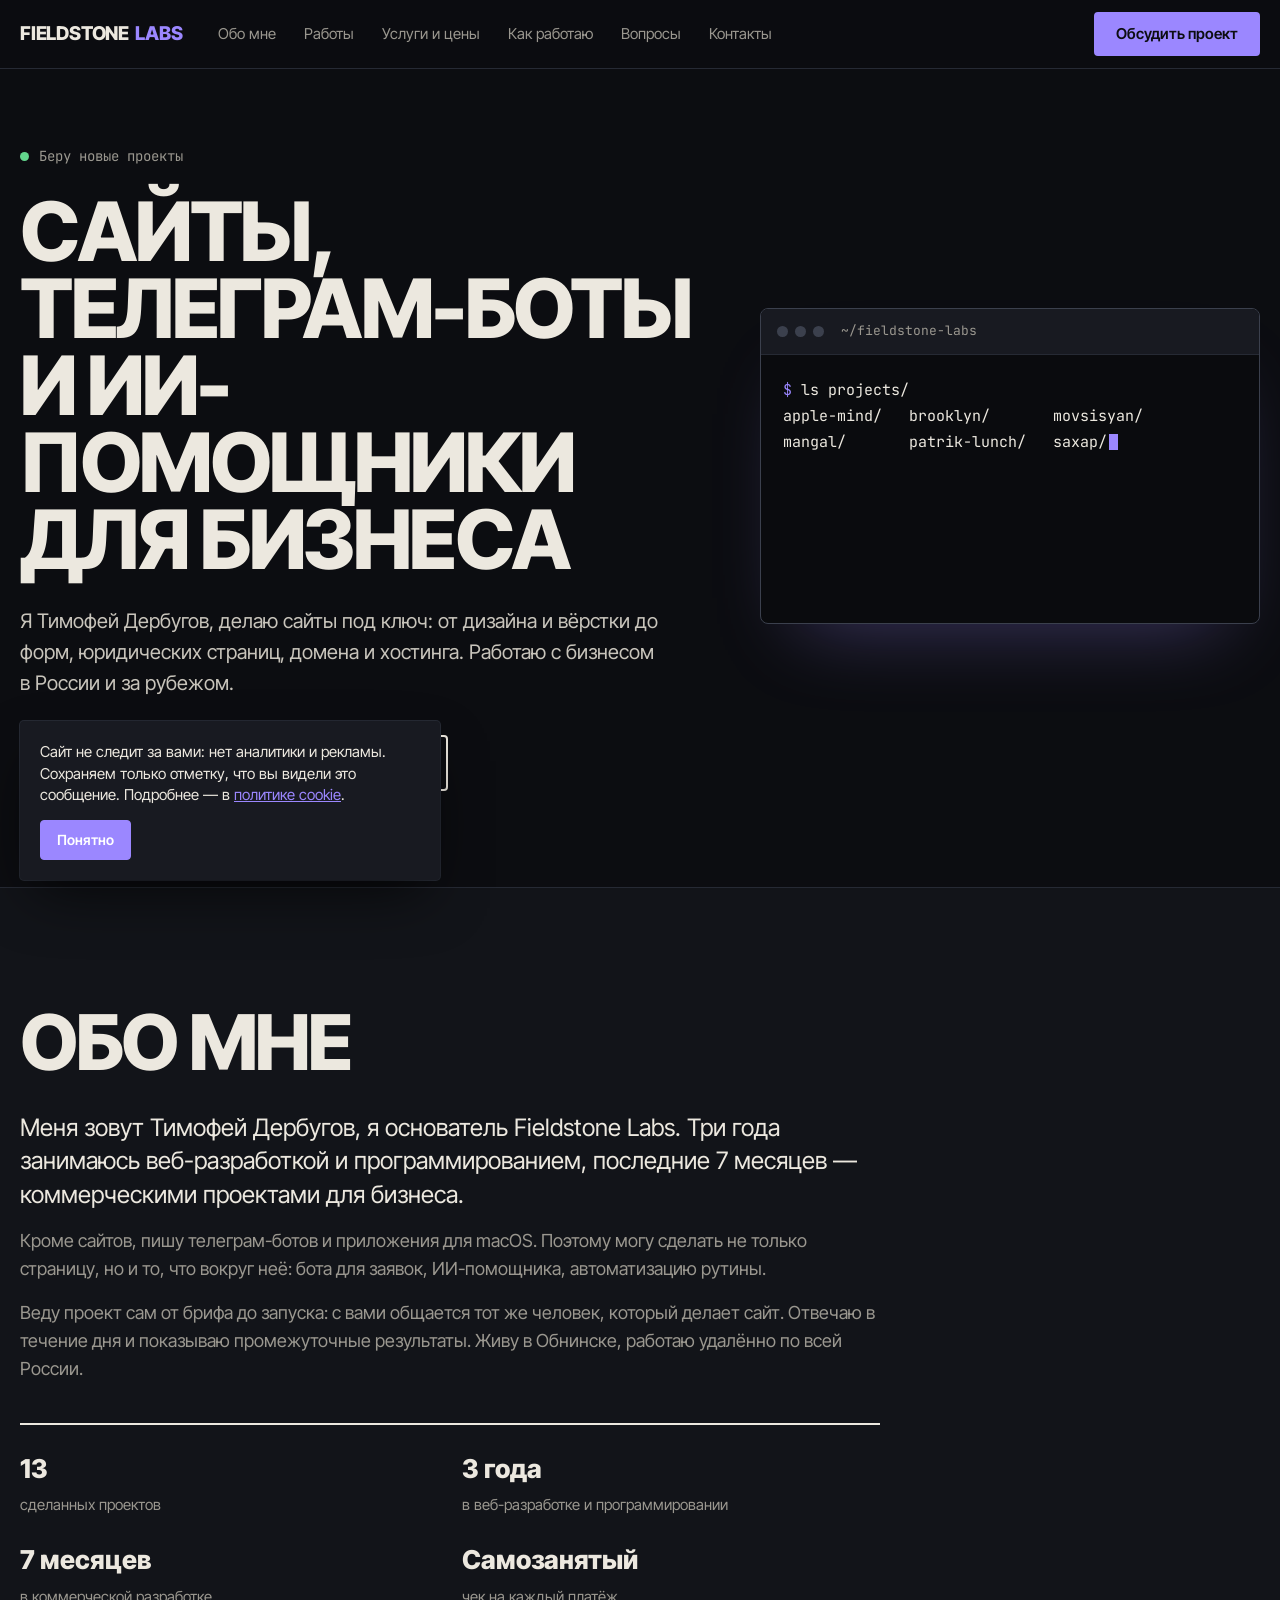
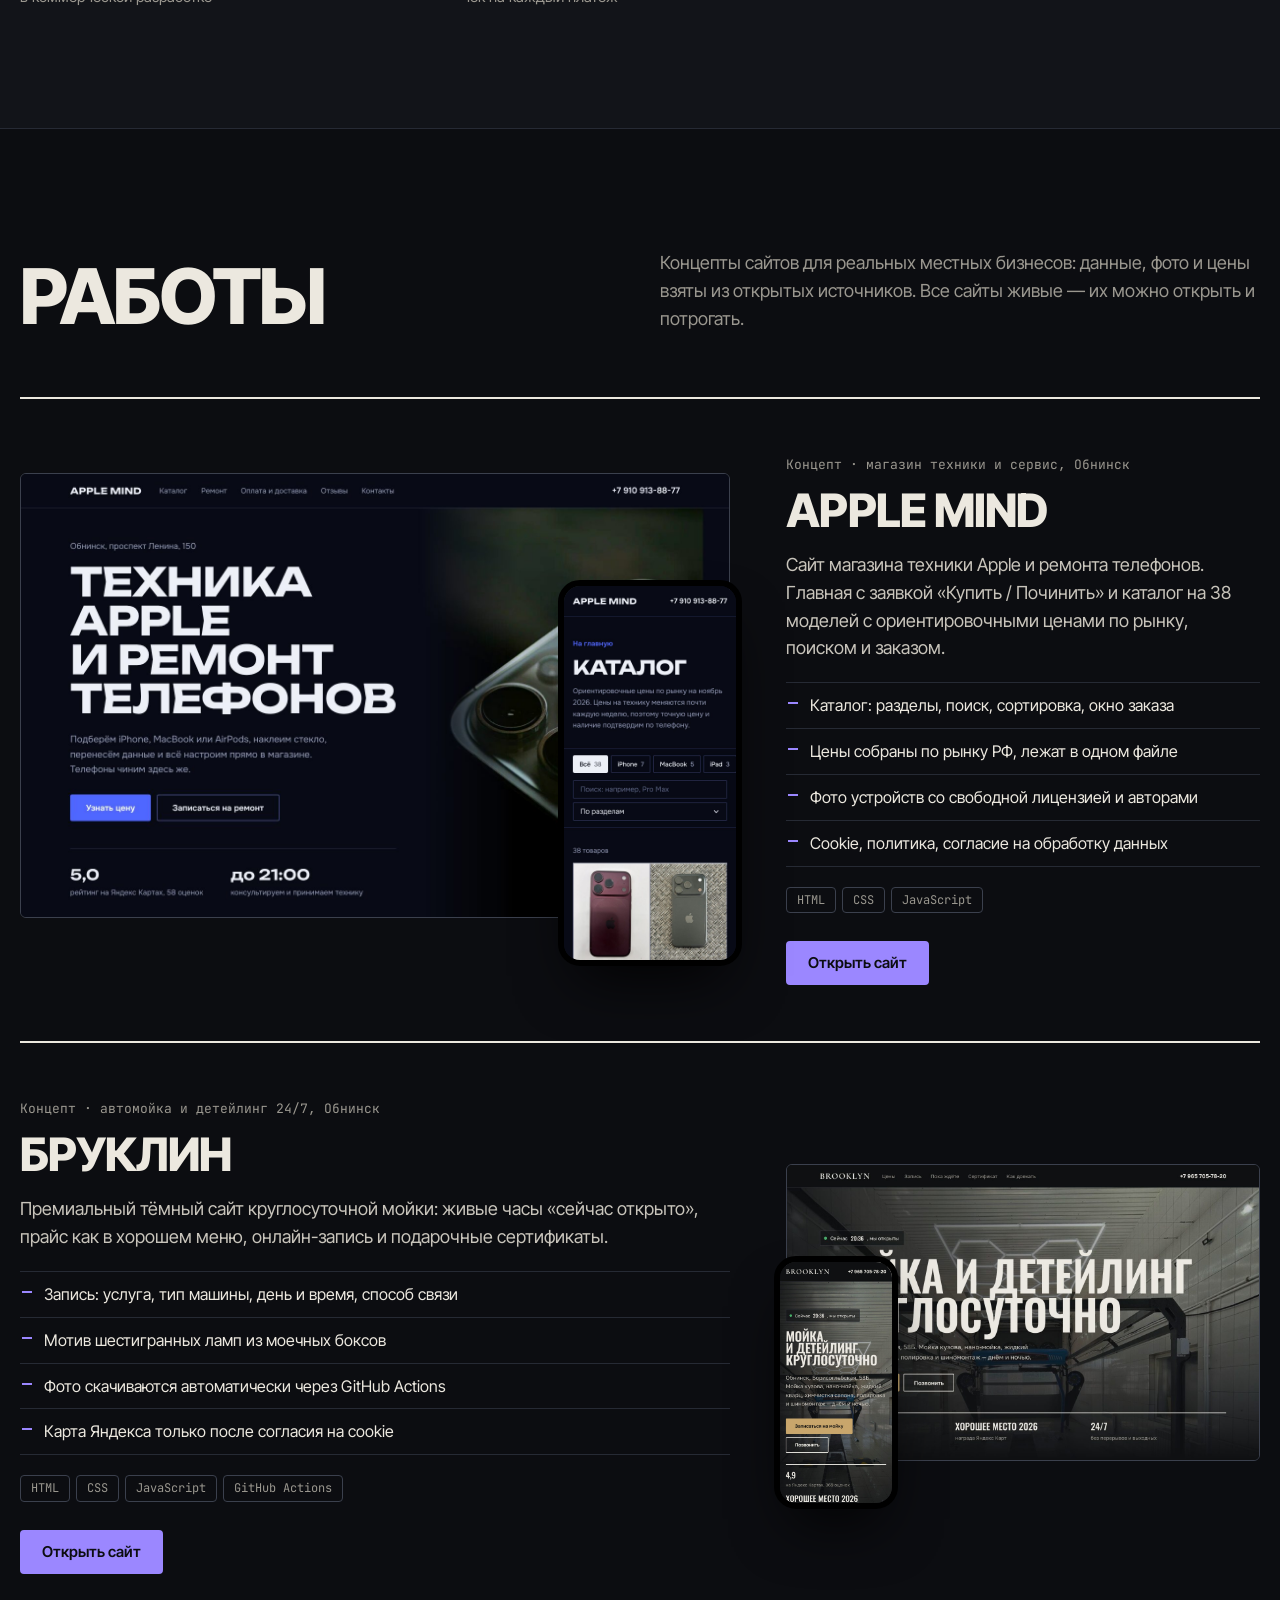
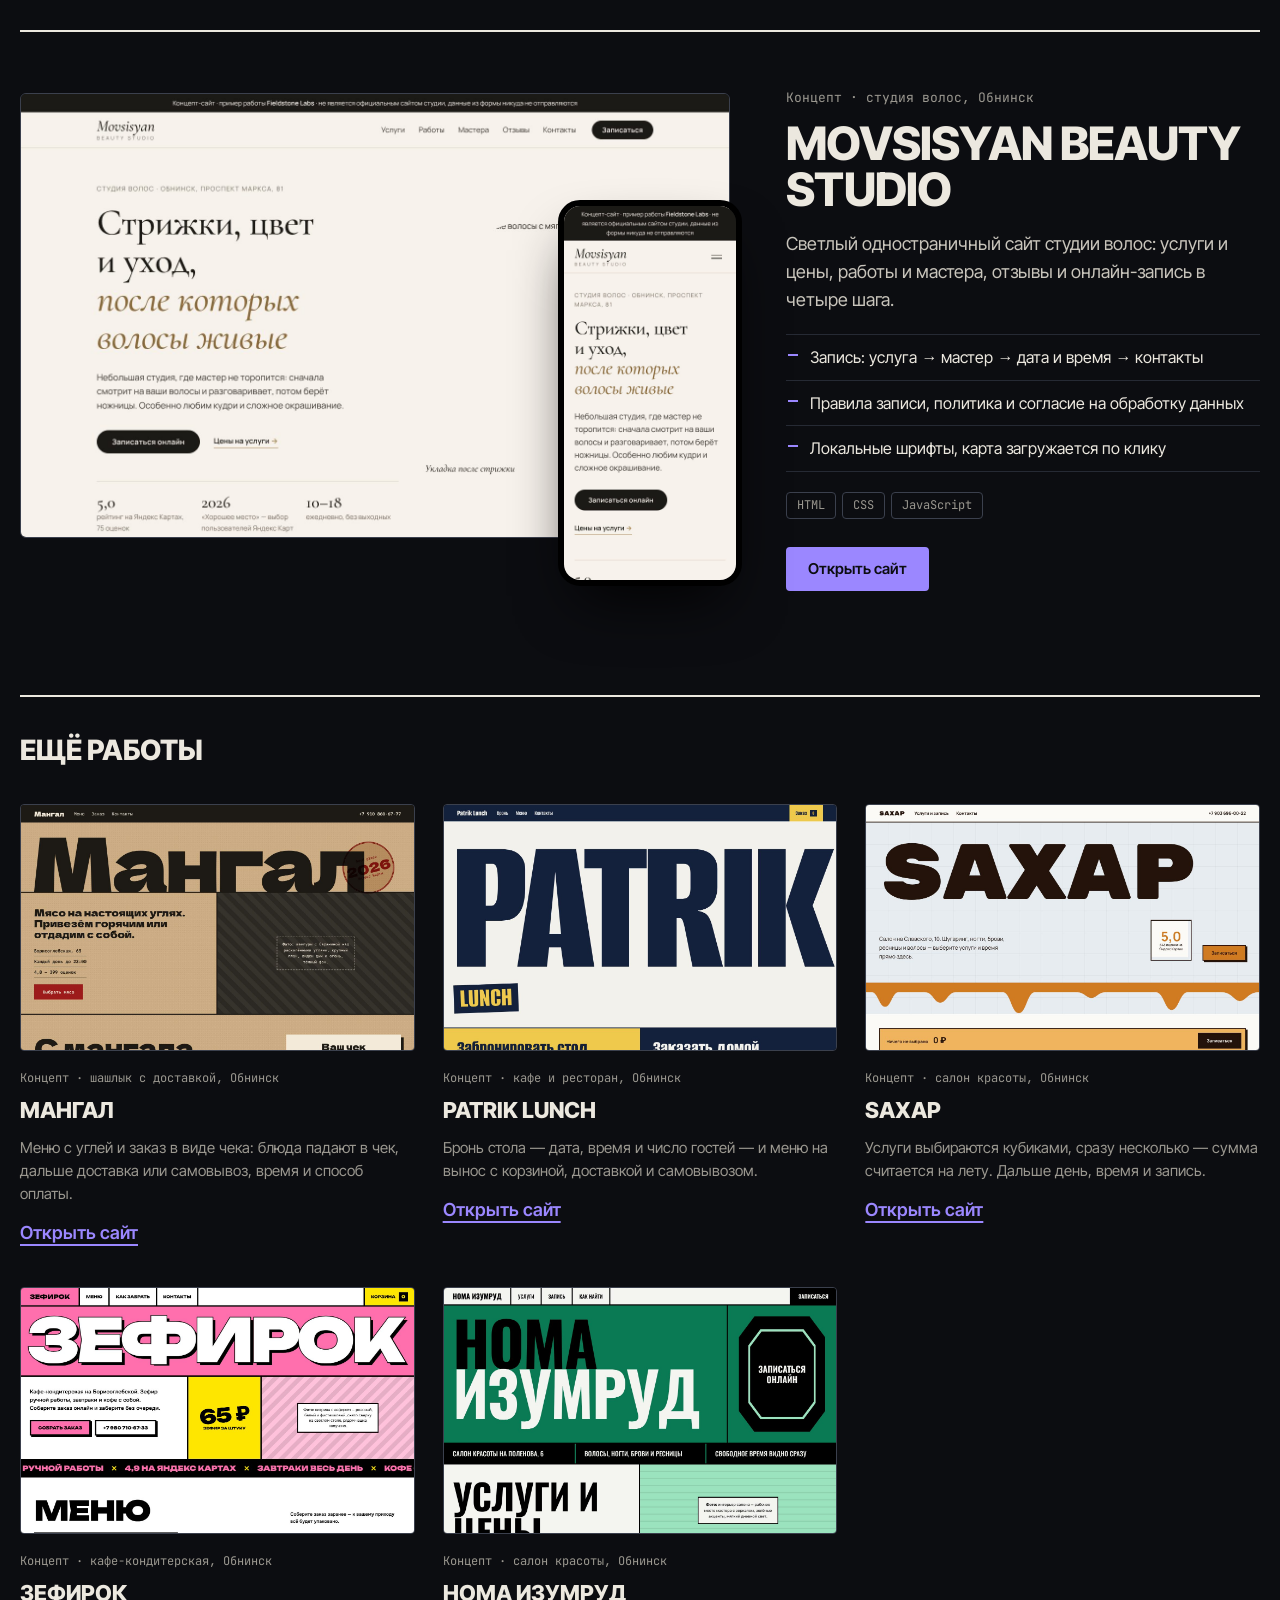
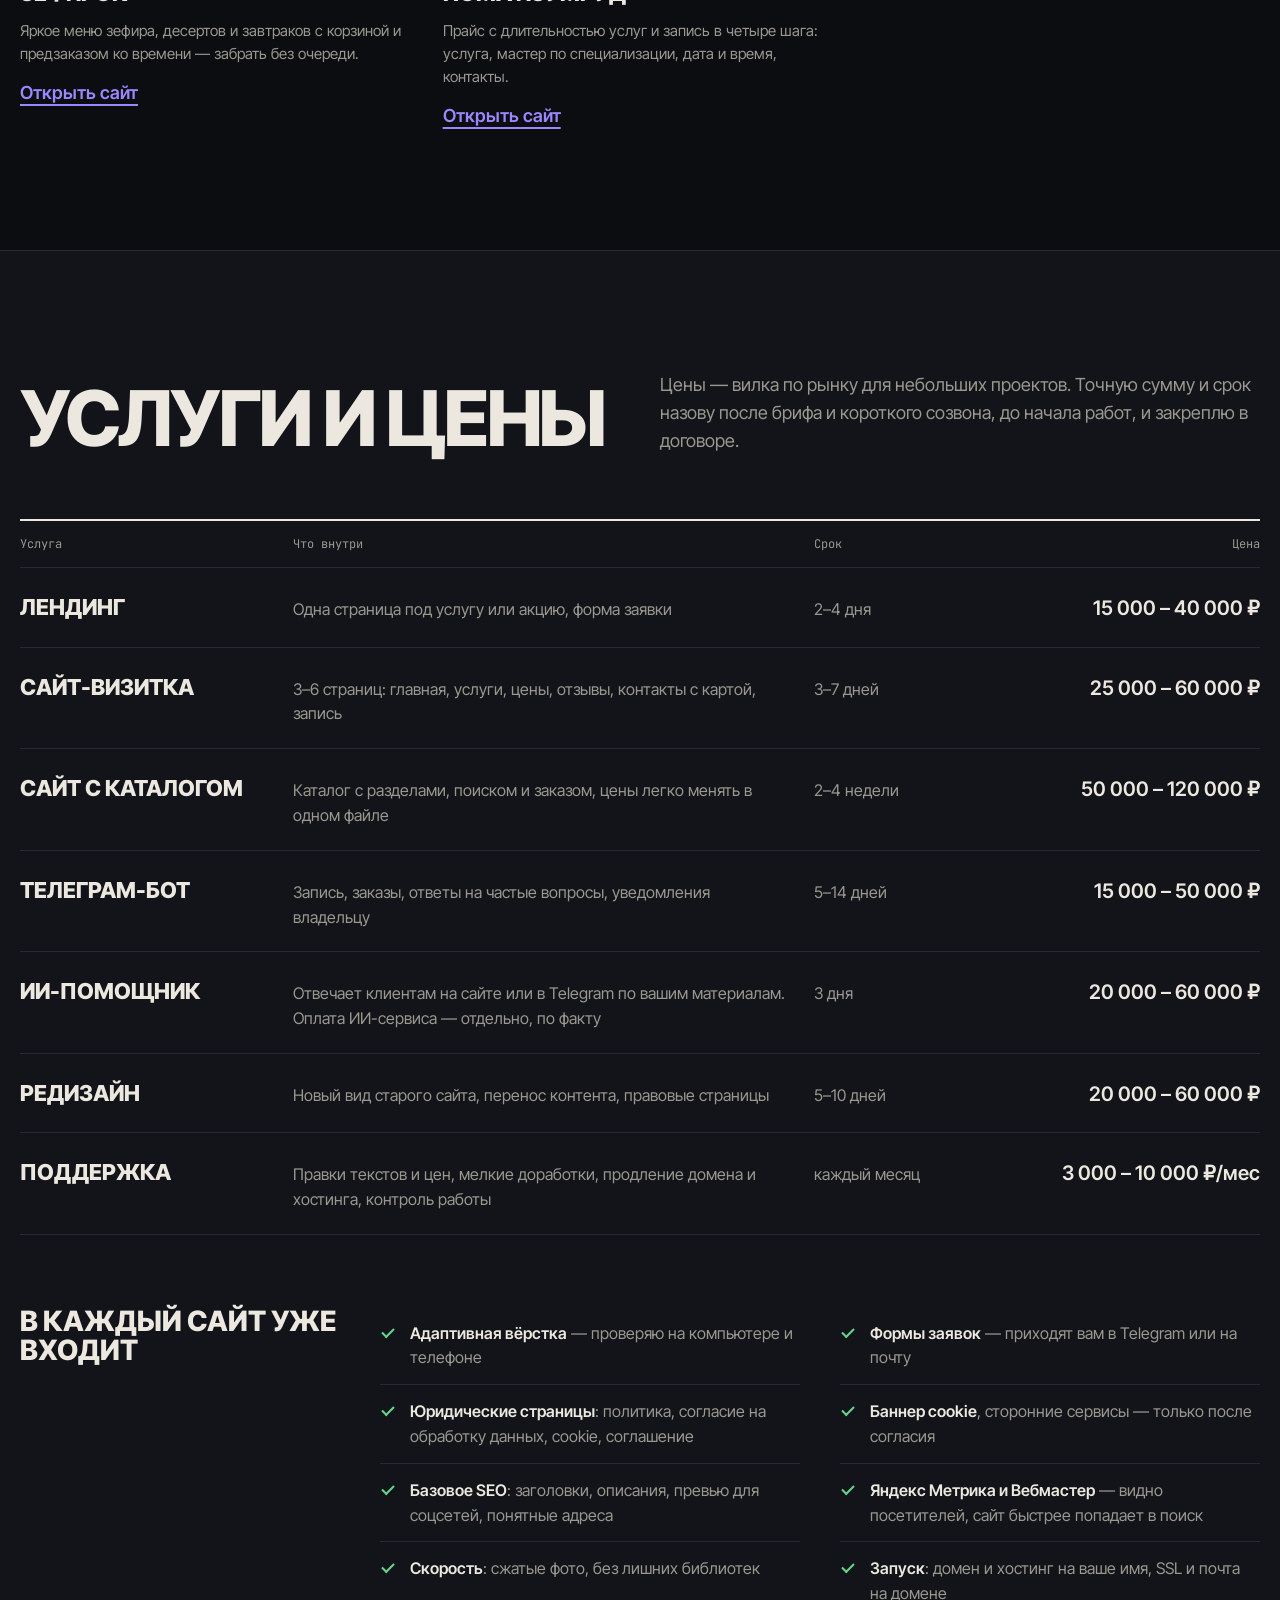
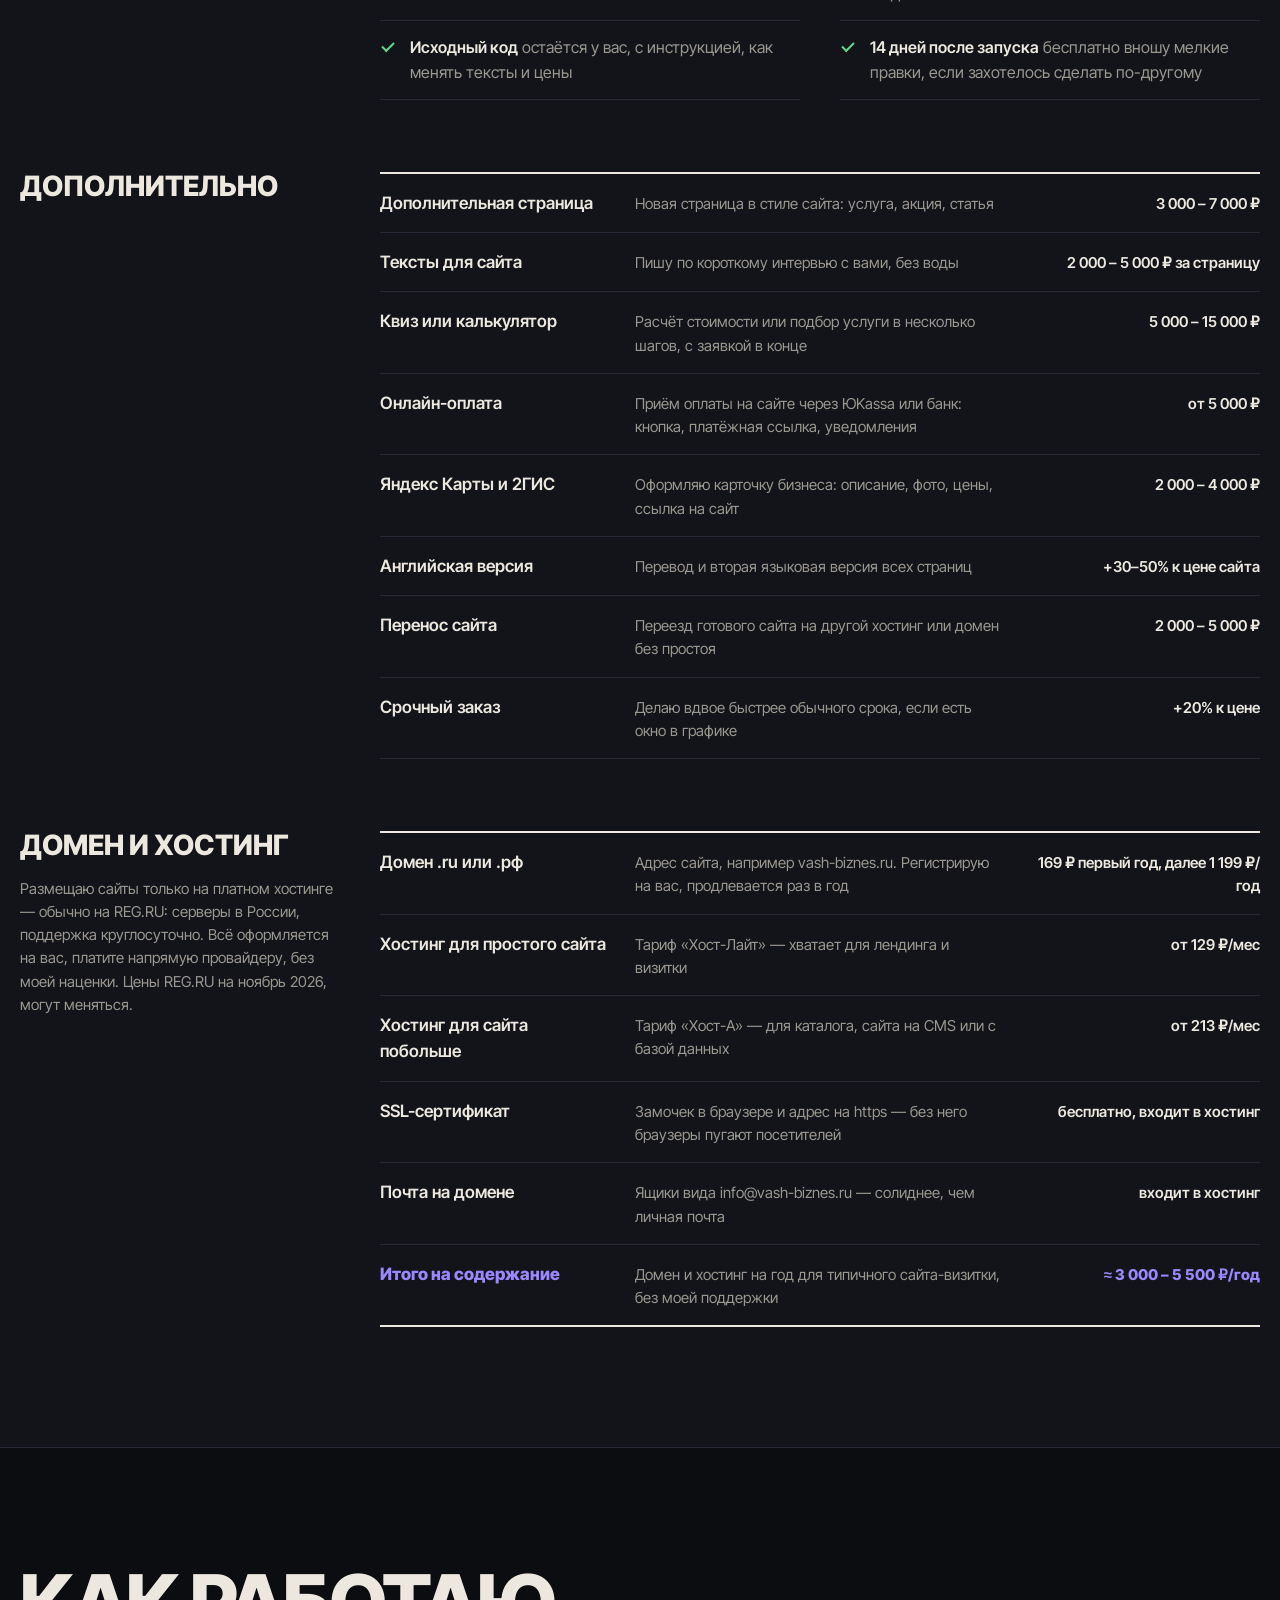
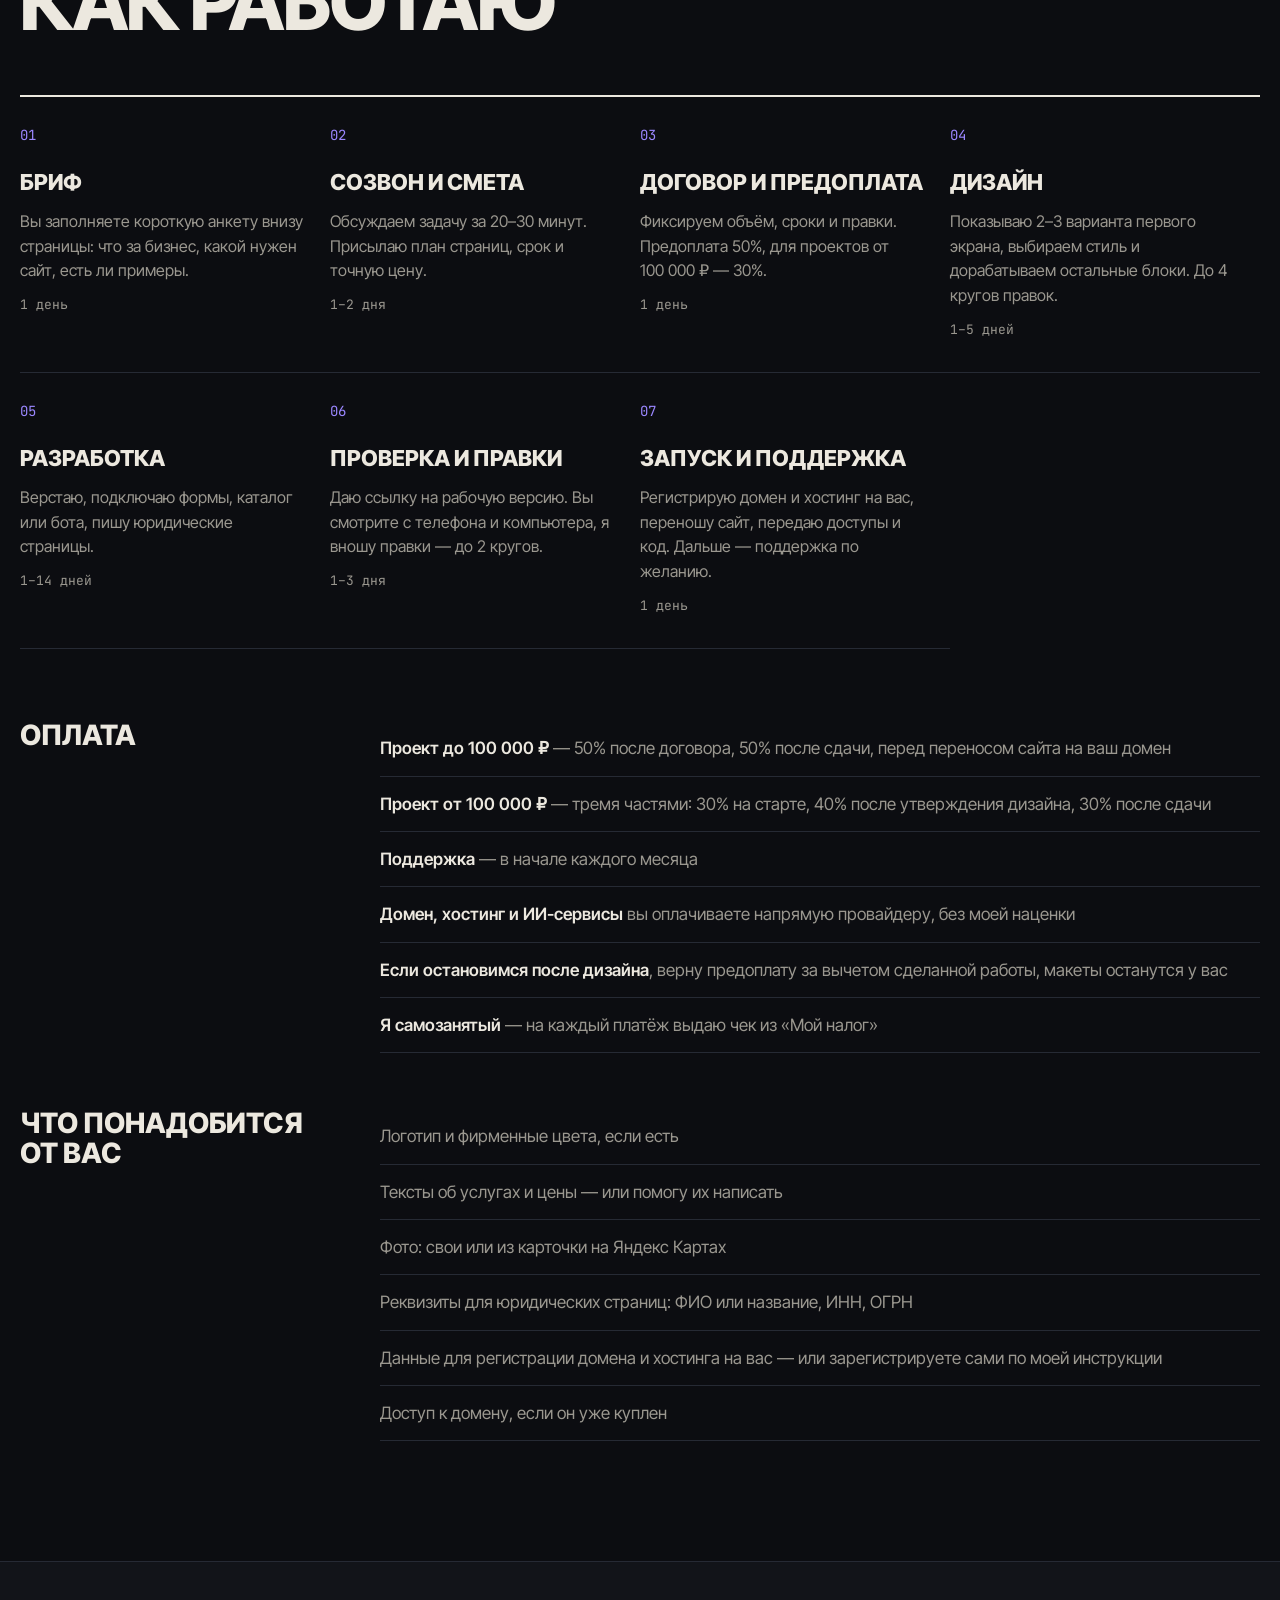
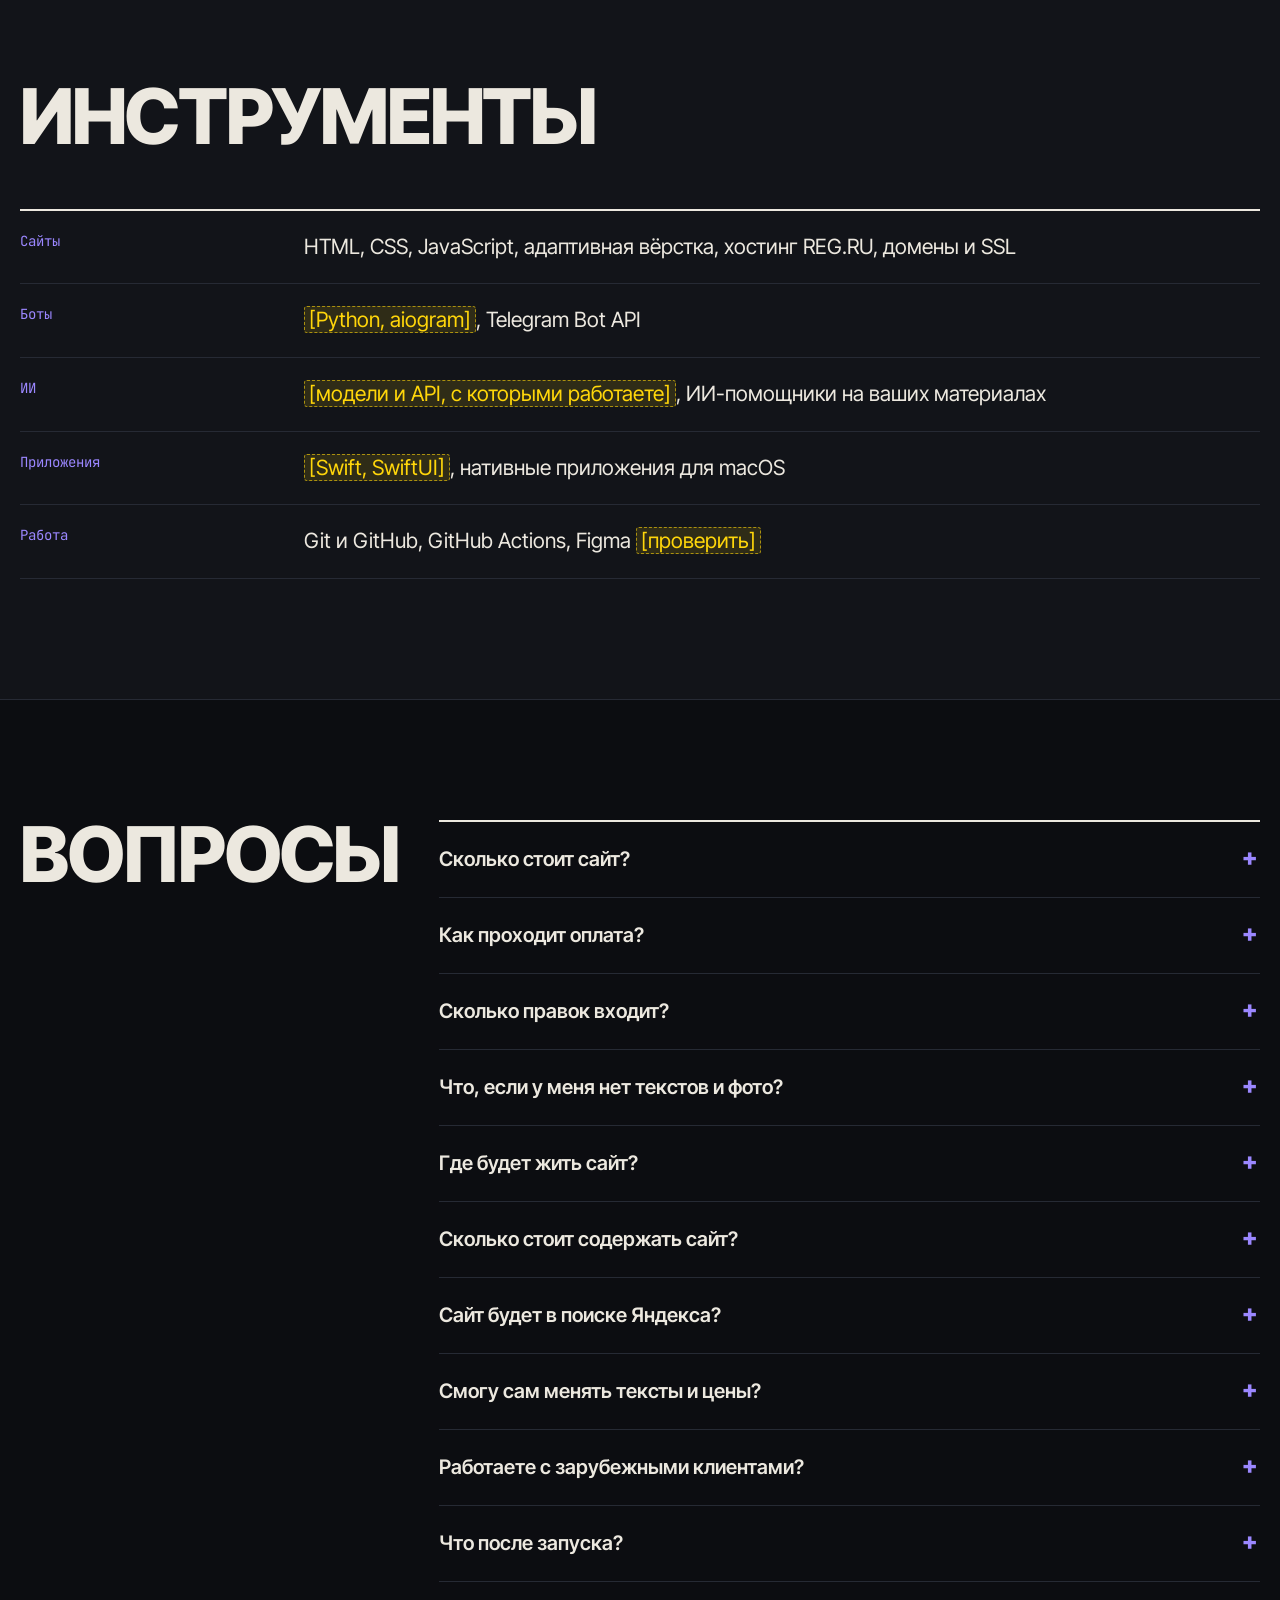
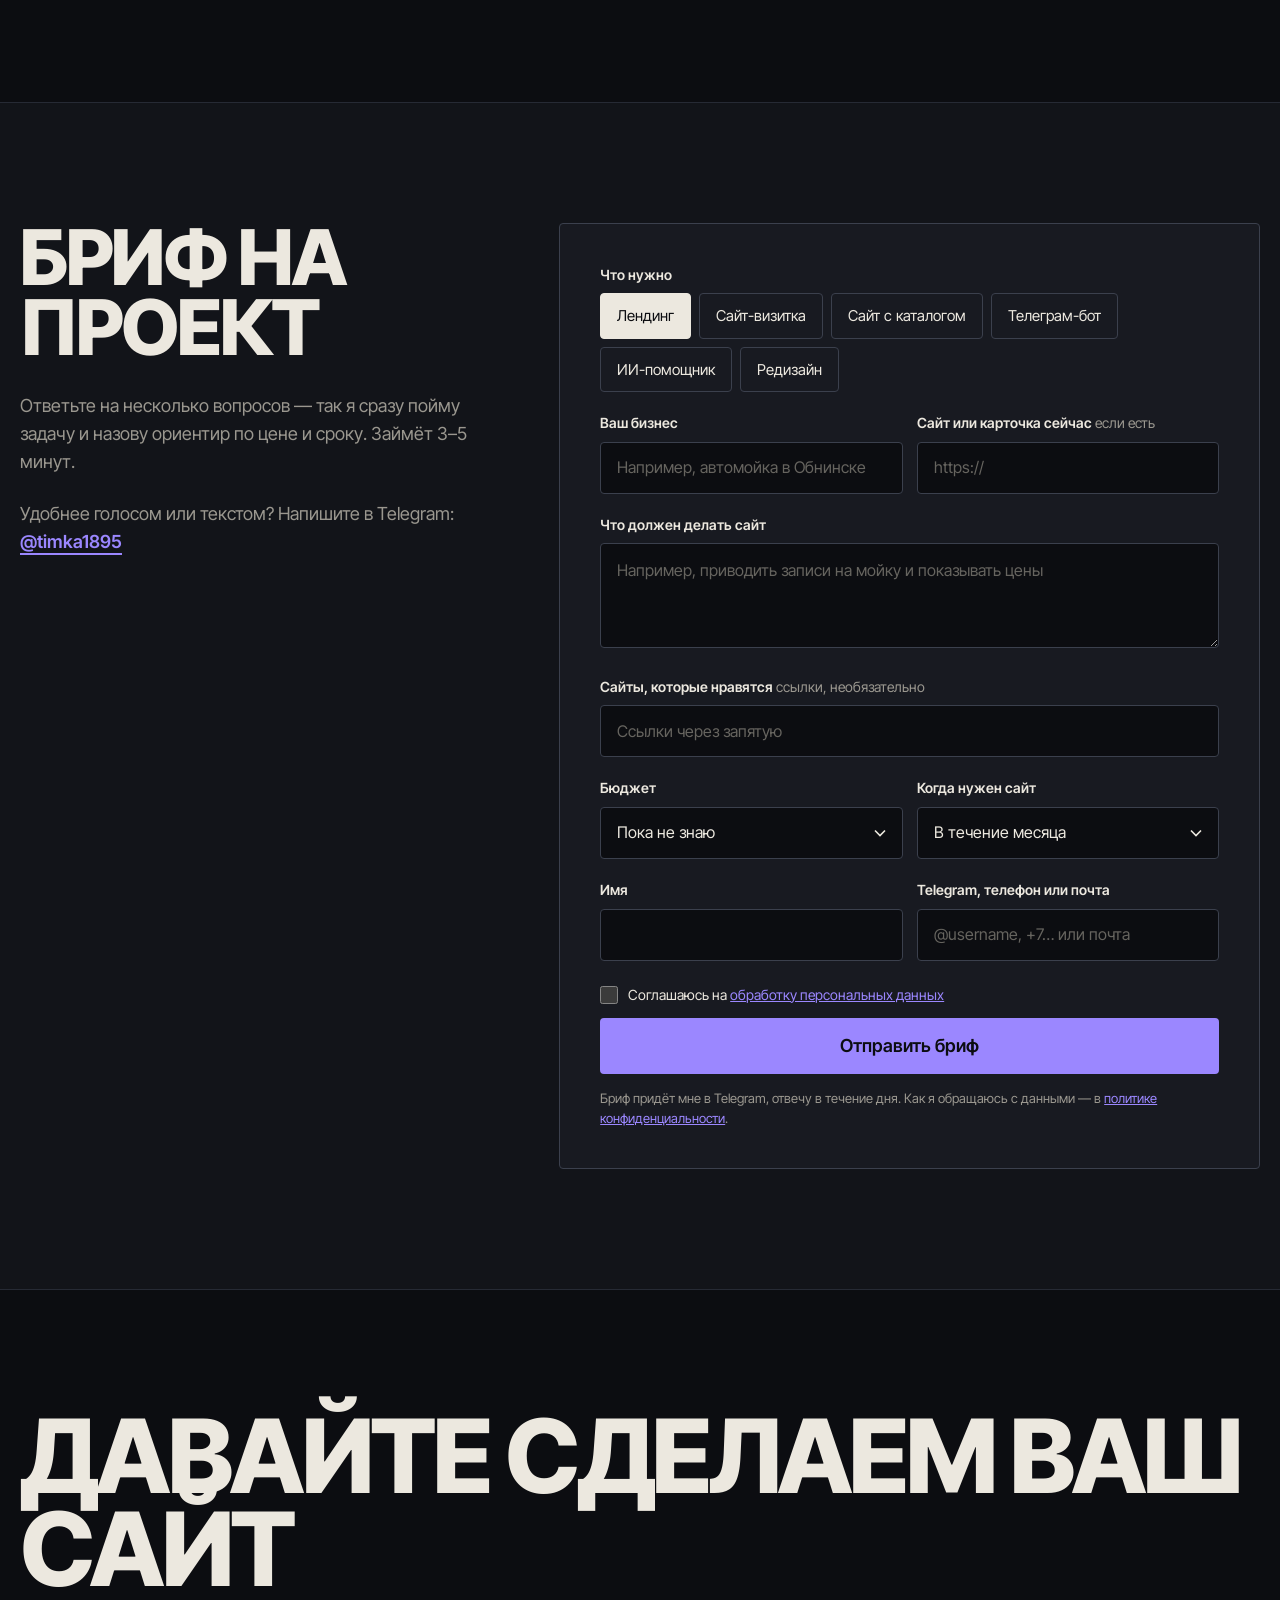
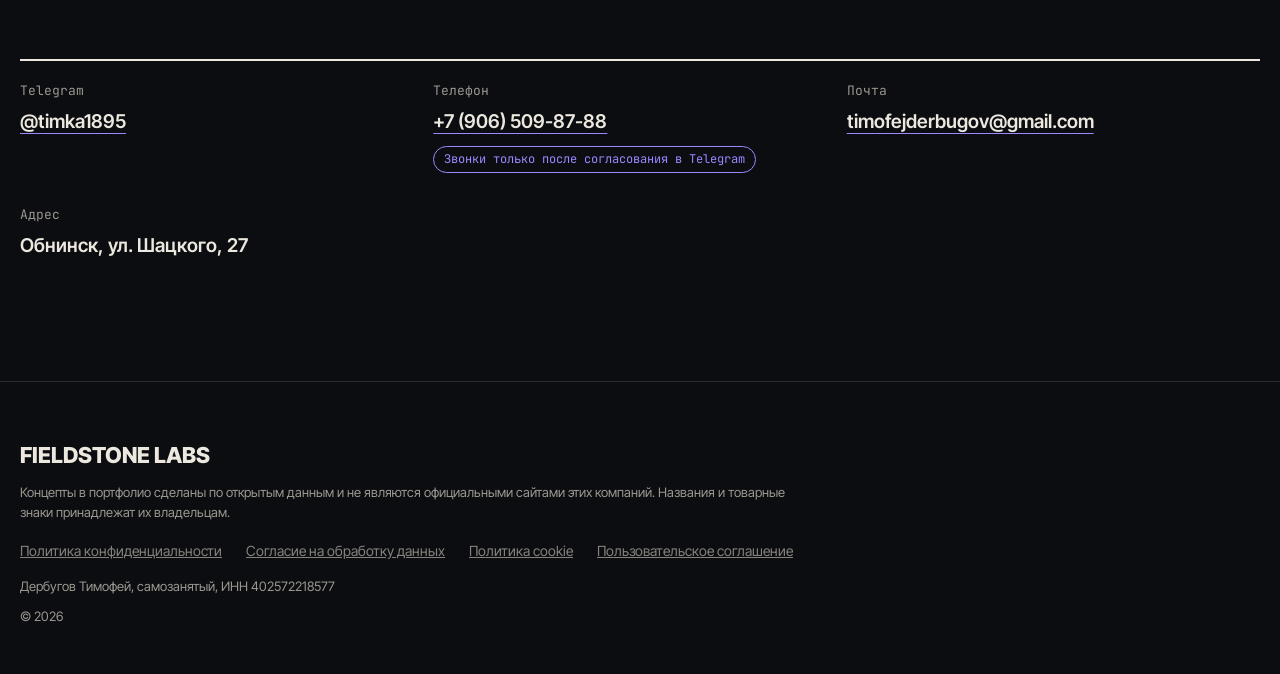
<file: index.html>
<!DOCTYPE html>
<html lang="ru">
<head>
    <meta charset="UTF-8">
    <meta name="viewport" content="width=device-width, initial-scale=1">
    <title>Fieldstone Labs — сайты, телеграм-боты и ИИ-помощники для бизнеса</title>
    <meta name="description" content="Fieldstone Labs, Тимофей Дербугов: разработка сайтов, телеграм-ботов и ИИ-помощников для бизнеса. Портфолио, цены, домен и хостинг, бриф на проект.">
    <meta name="author" content="Тимофей Дербугов">

    <link rel="canonical" href="https://timofeyderbugov.github.io/fieldstone-labs/">
    <link rel="icon" href="favicon.svg" type="image/svg+xml">

    <meta property="og:type" content="website">
    <meta property="og:locale" content="ru_RU">
    <meta property="og:title" content="Fieldstone Labs — сайты, боты и ИИ-помощники для бизнеса">
    <meta property="og:description" content="Портфолио, услуги и бриф на проект.">
    <meta property="og:url" content="https://timofeyderbugov.github.io/fieldstone-labs/">
    <meta property="og:image" content="https://timofeyderbugov.github.io/fieldstone-labs/img/cases/am-home-d.jpg">

    <link rel="stylesheet" href="css/style.css">
</head>
<body>

    <header class="header">
        <div class="wrap header__inner">
            <a class="logo" href="#top">Fieldstone<span>Labs</span></a>

            <nav class="nav" aria-label="Разделы сайта">
                <a href="#about">Обо мне</a>
                <a href="#work">Работы</a>
                <a href="#services">Услуги и цены</a>
                <a href="#process">Как работаю</a>
                <a href="#faq">Вопросы</a>
                <a href="#contacts">Контакты</a>
            </nav>

            <a class="btn btn--small" href="#brief">Обсудить проект</a>
        </div>
    </header>

    <main id="top">

        <!-- Первый экран: заголовок и терминал -->
        <section class="hero">
            <div class="wrap hero__inner">
                <div class="hero__text">
                    <p class="hero__status">
                        <span class="hero__dot" aria-hidden="true"></span>
                        Беру новые проекты
                    </p>

                    <h1 class="hero__title">Сайты, телеграм-боты и&nbsp;ИИ-помощники для&nbsp;бизнеса</h1>

                    <p class="hero__lead">
                        Я Тимофей Дербугов, делаю сайты под ключ: от дизайна и вёрстки
                        до форм, юридических страниц, домена и хостинга.
                        Работаю с бизнесом в России и за рубежом.
                    </p>

                    <div class="hero__actions">
                        <a class="btn" href="#brief">Заполнить бриф</a>
                        <a class="btn btn--line" href="#work">Смотреть работы</a>
                    </div>
                </div>

                <!-- Окно терминала: команды печатаются по очереди (js/main.js) -->
                <div class="term" aria-label="Список проектов в виде терминала">
                    <div class="term__bar">
                        <span></span><span></span><span></span>
                        <p class="term__title">~/fieldstone-labs</p>
                    </div>
                    <pre class="term__body" data-term><span class="term__muted">$</span> ls projects/
apple-mind/   brooklyn/       movsisyan/
mangal/       patrik-lunch/   saxap/
zefirok/      noma-izumrud/

<span class="term__muted">$</span> fieldstone new --site "ваш бизнес"
<span class="term__ok">✓</span> дизайн  <span class="term__ok">✓</span> вёрстка  <span class="term__ok">✓</span> формы
<span class="term__ok">✓</span> домен   <span class="term__ok">✓</span> хостинг  <span class="term__ok">✓</span> запуск</pre>
                </div>
            </div>
        </section>

        <!-- Обо мне -->
        <section class="section section--alt" id="about">
            <!-- Фото пока скрыто. Чтобы вернуть: раскомментировать figure и убрать класс about--no-photo -->
            <div class="wrap about about--no-photo">
                <!--
                <figure class="ph ph--portrait">
                    <p class="ph__tag">Фото</p>
                    <p class="ph__text">Ваш портрет: по пояс, за ноутбуком или на нейтральном фоне, естественный свет. Вертикальный кадр 4:5.</p>
                </figure>
                -->

                <div class="about__text">
                    <h2 class="section__title">Обо мне</h2>
                    <p class="about__lead">
                        Меня зовут Тимофей Дербугов, я основатель Fieldstone Labs. Три года занимаюсь
                        веб-разработкой и программированием, последние 7&nbsp;месяцев — коммерческими
                        проектами для бизнеса.
                    </p>
                    <p>
                        Кроме сайтов, пишу телеграм-ботов и приложения для macOS. Поэтому могу сделать
                        не только страницу, но и то, что вокруг неё: бота для заявок, ИИ-помощника,
                        автоматизацию рутины.
                    </p>
                    <p>
                        Веду проект сам от брифа до запуска: с вами общается тот же человек, который делает
                        сайт. Отвечаю в течение дня и показываю промежуточные результаты. Живу в Обнинске,
                        работаю удалённо по всей России.
                    </p>

                    <ul class="about__facts">
                        <li><strong>13</strong> сделанных проектов</li>
                        <li><strong>3&nbsp;года</strong> в веб-разработке и программировании</li>
                        <li><strong>7&nbsp;месяцев</strong> в коммерческой разработке</li>
                        <li><strong>Самозанятый</strong> чек на каждый платёж</li>
                    </ul>
                </div>
            </div>
        </section>

        <!-- Работы -->
        <section class="section" id="work">
            <div class="wrap">
                <div class="section__head">
                    <h2 class="section__title">Работы</h2>
                    <p class="section__lead">
                        Концепты сайтов для реальных местных бизнесов: данные, фото и цены взяты
                        из открытых источников. Все сайты живые — их можно открыть и потрогать.
                    </p>
                </div>

                <!-- Кейс 1 -->
                <article class="case">
                    <div class="case__media">
                        <img class="case__desktop" src="img/cases/am-home-d.jpg" width="1440" height="900" loading="lazy"
                             alt="Главная страница сайта Apple Mind: тёмный фон, крупный заголовок и фото камеры iPhone">
                        <img class="case__phone" src="img/cases/am-catalog-m.jpg" width="780" height="1688" loading="lazy"
                             alt="Каталог Apple Mind на телефоне">
                    </div>

                    <div class="case__info">
                        <p class="case__tag">Концепт · магазин техники и сервис, Обнинск</p>
                        <h3 class="case__title">Apple Mind</h3>
                        <p class="case__text">
                            Сайт магазина техники Apple и ремонта телефонов. Главная с заявкой «Купить / Починить»
                            и каталог на 38 моделей с ориентировочными ценами по рынку, поиском и заказом.
                        </p>
                        <ul class="case__list">
                            <li>Каталог: разделы, поиск, сортировка, окно заказа</li>
                            <li>Цены собраны по рынку РФ, лежат в одном файле</li>
                            <li>Фото устройств со свободной лицензией и авторами</li>
                            <li>Cookie, политика, согласие на обработку данных</li>
                        </ul>
                        <ul class="chips">
                            <li>HTML</li><li>CSS</li><li>JavaScript</li>
                        </ul>
                        <div class="case__links">
                            <a class="btn btn--small" href="https://timofeyderbugov.github.io/apple-mind-obninsk/" target="_blank" rel="noopener">Открыть сайт</a>
                        </div>
                    </div>
                </article>

                <!-- Кейс 2 -->
                <article class="case case--flip">
                    <div class="case__media">
                        <img class="case__desktop" src="img/cases/br-home-d.jpg" width="1440" height="900" loading="lazy"
                             alt="Главная страница автомойки Бруклин: фото бокса с шестигранными лампами и узкий тяжёлый заголовок">
                        <img class="case__phone" src="img/cases/br-home-m.jpg" width="780" height="1688" loading="lazy"
                             alt="Сайт автомойки Бруклин на телефоне">
                    </div>

                    <div class="case__info">
                        <p class="case__tag">Концепт · автомойка и детейлинг 24/7, Обнинск</p>
                        <h3 class="case__title">Бруклин</h3>
                        <p class="case__text">
                            Премиальный тёмный сайт круглосуточной мойки: живые часы «сейчас открыто»,
                            прайс как в хорошем меню, онлайн-запись и подарочные сертификаты.
                        </p>
                        <ul class="case__list">
                            <li>Запись: услуга, тип машины, день и время, способ связи</li>
                            <li>Мотив шестигранных ламп из моечных боксов</li>
                            <li>Фото скачиваются автоматически через GitHub Actions</li>
                            <li>Карта Яндекса только после согласия на cookie</li>
                        </ul>
                        <ul class="chips">
                            <li>HTML</li><li>CSS</li><li>JavaScript</li><li>GitHub Actions</li>
                        </ul>
                        <div class="case__links">
                            <a class="btn btn--small" href="https://timofeyderbugov.github.io/brooklyn-carwash-obninsk/" target="_blank" rel="noopener">Открыть сайт</a>
                        </div>
                    </div>
                </article>

                <!-- Кейс 3 -->
                <article class="case">
                    <div class="case__media">
                        <img class="case__desktop" src="img/cases/mv-home-d.jpg" width="1440" height="900" loading="lazy"
                             alt="Главная страница Movsisyan Beauty Studio: светлый фон и заголовок с засечками">
                        <img class="case__phone" src="img/cases/mv-home-m.jpg" width="780" height="1688" loading="lazy"
                             alt="Сайт Movsisyan Beauty Studio на телефоне">
                    </div>

                    <div class="case__info">
                        <p class="case__tag">Концепт · студия волос, Обнинск</p>
                        <h3 class="case__title">Movsisyan Beauty Studio</h3>
                        <p class="case__text">
                            Светлый одностраничный сайт студии волос: услуги и цены, работы и мастера,
                            отзывы и онлайн-запись в четыре шага.
                        </p>
                        <ul class="case__list">
                            <li>Запись: услуга → мастер → дата и время → контакты</li>
                            <li>Правила записи, политика и согласие на обработку данных</li>
                            <li>Локальные шрифты, карта загружается по клику</li>
                        </ul>
                        <ul class="chips">
                            <li>HTML</li><li>CSS</li><li>JavaScript</li>
                        </ul>
                        <div class="case__links">
                            <a class="btn btn--small" href="https://timofeyderbugov.github.io/movsisyan-beauty-studio/" target="_blank" rel="noopener">Открыть сайт</a>
                        </div>
                    </div>
                </article>

                <!-- Ещё работы: компактные карточки сайтов -->
                <h3 class="next__title">Ещё работы</h3>
                <ul class="next">
                    <li class="next__item">
                        <img class="next__shot" src="img/cases/mg-home-d.jpg" width="1440" height="900" loading="lazy"
                             alt="Шашлычная «Мангал»: огромный заголовок на крафтовом фоне, блок с адресом и рейтингом, фото шампуров">
                        <p class="next__tag">Концепт · шашлык с доставкой, Обнинск</p>
                        <h4 class="next__name">Мангал</h4>
                        <p class="next__text">Меню с углей и заказ в виде чека: блюда падают в чек, дальше доставка или самовывоз, время и способ оплаты.</p>
                        <a class="link" href="https://timofeyderbugov.github.io/mangal/" target="_blank" rel="noopener">Открыть сайт</a>
                    </li>
                    <li class="next__item">
                        <img class="next__shot" src="img/cases/pl-home-d.jpg" width="1440" height="900" loading="lazy"
                             alt="Кафе Patrik Lunch: крупный заголовок PATRIK с жёлтой плашкой LUNCH, кнопки брони и доставки">
                        <p class="next__tag">Концепт · кафе и ресторан, Обнинск</p>
                        <h4 class="next__name">Patrik Lunch</h4>
                        <p class="next__text">Бронь стола — дата, время и число гостей — и меню на вынос с корзиной, доставкой и самовывозом.</p>
                        <a class="link" href="https://timofeyderbugov.github.io/patrik-lunch/" target="_blank" rel="noopener">Открыть сайт</a>
                    </li>
                    <li class="next__item">
                        <img class="next__shot" src="img/cases/sx-home-d.jpg" width="1440" height="900" loading="lazy"
                             alt="Салон Saxap: заголовок SAXAP, карамельные потёки, рейтинг 5,0 и кнопка записи">
                        <p class="next__tag">Концепт · салон красоты, Обнинск</p>
                        <h4 class="next__name">Saxap</h4>
                        <p class="next__text">Услуги выбираются кубиками, сразу несколько — сумма считается на лету. Дальше день, время и запись.</p>
                        <a class="link" href="https://timofeyderbugov.github.io/saxap/" target="_blank" rel="noopener">Открыть сайт</a>
                    </li>
                    <li class="next__item">
                        <img class="next__shot" src="img/cases/zf-home-d.jpg" width="1440" height="900" loading="lazy"
                             alt="Кафе-кондитерская «Зефирок»: розовый заголовок с тенью, жёлтая плашка «65 ₽ зефир за штуку», бегущая строка">
                        <p class="next__tag">Концепт · кафе-кондитерская, Обнинск</p>
                        <h4 class="next__name">Зефирок</h4>
                        <p class="next__text">Яркое меню зефира, десертов и завтраков с корзиной и предзаказом ко времени — забрать без очереди.</p>
                        <a class="link" href="https://timofeyderbugov.github.io/zefirok/" target="_blank" rel="noopener">Открыть сайт</a>
                    </li>
                    <li class="next__item">
                        <img class="next__shot" src="img/cases/nm-home-d.jpg" width="1440" height="900" loading="lazy"
                             alt="Салон «НоМа Изумруд»: изумрудный первый экран, узкий высокий заголовок и восьмиугольная кнопка записи">
                        <p class="next__tag">Концепт · салон красоты, Обнинск</p>
                        <h4 class="next__name">НоМа Изумруд</h4>
                        <p class="next__text">Прайс с длительностью услуг и запись в четыре шага: услуга, мастер по специализации, дата и время, контакты.</p>
                        <a class="link" href="https://timofeyderbugov.github.io/noma-izumrud/" target="_blank" rel="noopener">Открыть сайт</a>
                    </li>
                </ul>
            </div>
        </section>

        <!-- Услуги и цены -->
        <section class="section section--alt" id="services">
            <div class="wrap">
                <div class="section__head">
                    <h2 class="section__title">Услуги и цены</h2>
                    <p class="section__lead">
                        Цены — вилка по рынку для небольших проектов. Точную сумму и срок назову после брифа
                        и короткого созвона, до начала работ, и закреплю в договоре.
                    </p>
                </div>

                <div class="price-table" role="table" aria-label="Услуги, сроки и цены">
                    <div class="price-row price-row--head" role="row">
                        <span role="columnheader">Услуга</span>
                        <span role="columnheader">Что внутри</span>
                        <span role="columnheader">Срок</span>
                        <span role="columnheader">Цена</span>
                    </div>
                    <div class="price-row" role="row">
                        <span role="cell" class="price-row__name">Лендинг</span>
                        <span role="cell">Одна страница под услугу или акцию, форма заявки</span>
                        <span role="cell">2–4&nbsp;дня</span>
                        <span role="cell" class="price-row__price">15&nbsp;000 – 40&nbsp;000&nbsp;₽</span>
                    </div>
                    <div class="price-row" role="row">
                        <span role="cell" class="price-row__name">Сайт-визитка</span>
                        <span role="cell">3–6 страниц: главная, услуги, цены, отзывы, контакты с картой, запись</span>
                        <span role="cell">3–7&nbsp;дней</span>
                        <span role="cell" class="price-row__price">25&nbsp;000 – 60&nbsp;000&nbsp;₽</span>
                    </div>
                    <div class="price-row" role="row">
                        <span role="cell" class="price-row__name">Сайт с каталогом</span>
                        <span role="cell">Каталог с разделами, поиском и заказом, цены легко менять в одном файле</span>
                        <span role="cell">2–4&nbsp;недели</span>
                        <span role="cell" class="price-row__price">50&nbsp;000 – 120&nbsp;000&nbsp;₽</span>
                    </div>
                    <div class="price-row" role="row">
                        <span role="cell" class="price-row__name">Телеграм-бот</span>
                        <span role="cell">Запись, заказы, ответы на частые вопросы, уведомления владельцу</span>
                        <span role="cell">5–14&nbsp;дней</span>
                        <span role="cell" class="price-row__price">15&nbsp;000 – 50&nbsp;000&nbsp;₽</span>
                    </div>
                    <div class="price-row" role="row">
                        <span role="cell" class="price-row__name">ИИ-помощник</span>
                        <span role="cell">Отвечает клиентам на сайте или в Telegram по вашим материалам. Оплата ИИ-сервиса — отдельно, по факту</span>
                        <span role="cell">3&nbsp;дня</span>
                        <span role="cell" class="price-row__price">20&nbsp;000 – 60&nbsp;000&nbsp;₽</span>
                    </div>
                    <div class="price-row" role="row">
                        <span role="cell" class="price-row__name">Редизайн</span>
                        <span role="cell">Новый вид старого сайта, перенос контента, правовые страницы</span>
                        <span role="cell">5–10&nbsp;дней</span>
                        <span role="cell" class="price-row__price">20&nbsp;000 – 60&nbsp;000&nbsp;₽</span>
                    </div>
                    <div class="price-row" role="row">
                        <span role="cell" class="price-row__name">Поддержка</span>
                        <span role="cell">Правки текстов и цен, мелкие доработки, продление домена и хостинга, контроль работы</span>
                        <span role="cell">каждый месяц</span>
                        <span role="cell" class="price-row__price">3&nbsp;000 – 10&nbsp;000&nbsp;₽/мес</span>
                    </div>
                </div>

                <!-- Что входит в каждый сайт -->
                <div class="included">
                    <h3 class="included__title">В каждый сайт уже входит</h3>
                    <ul class="included__list">
                        <li><strong>Адаптивная вёрстка</strong> — проверяю на компьютере и телефоне</li>
                        <li><strong>Формы заявок</strong> — приходят вам в Telegram или на почту</li>
                        <li><strong>Юридические страницы</strong>: политика, согласие на обработку данных, cookie, соглашение</li>
                        <li><strong>Баннер cookie</strong>, сторонние сервисы — только после согласия</li>
                        <li><strong>Базовое SEO</strong>: заголовки, описания, превью для соцсетей, понятные адреса</li>
                        <li><strong>Яндекс Метрика и Вебмастер</strong> — видно посетителей, сайт быстрее попадает в поиск</li>
                        <li><strong>Скорость</strong>: сжатые фото, без лишних библиотек</li>
                        <li><strong>Запуск</strong>: домен и хостинг на ваше имя, SSL и почта на домене</li>
                        <li><strong>Исходный код</strong> остаётся у вас, с инструкцией, как менять тексты и цены</li>
                        <li><strong>14&nbsp;дней после запуска</strong> бесплатно вношу мелкие правки, если захотелось сделать по-другому</li>
                    </ul>
                </div>

                <!-- Дополнительные услуги -->
                <div class="extras">
                    <h3 class="extras__title">Дополнительно</h3>
                    <div class="extras__table" role="table" aria-label="Дополнительные услуги и цены">
                    <div class="extra-row" role="row">
                        <span role="cell" class="extra-row__name">Дополнительная страница</span>
                        <span role="cell">Новая страница в стиле сайта: услуга, акция, статья</span>
                        <span role="cell" class="extra-row__price">3&nbsp;000 – 7&nbsp;000&nbsp;₽</span>
                    </div>
                    <div class="extra-row" role="row">
                        <span role="cell" class="extra-row__name">Тексты для сайта</span>
                        <span role="cell">Пишу по короткому интервью с вами, без воды</span>
                        <span role="cell" class="extra-row__price">2&nbsp;000 – 5&nbsp;000&nbsp;₽ за страницу</span>
                    </div>
                    <div class="extra-row" role="row">
                        <span role="cell" class="extra-row__name">Квиз или калькулятор</span>
                        <span role="cell">Расчёт стоимости или подбор услуги в несколько шагов, с заявкой в конце</span>
                        <span role="cell" class="extra-row__price">5&nbsp;000 – 15&nbsp;000&nbsp;₽</span>
                    </div>
                    <div class="extra-row" role="row">
                        <span role="cell" class="extra-row__name">Онлайн-оплата</span>
                        <span role="cell">Приём оплаты на сайте через ЮKassa или банк: кнопка, платёжная ссылка, уведомления</span>
                        <span role="cell" class="extra-row__price">от 5&nbsp;000&nbsp;₽</span>
                    </div>
                    <div class="extra-row" role="row">
                        <span role="cell" class="extra-row__name">Яндекс Карты и 2ГИС</span>
                        <span role="cell">Оформляю карточку бизнеса: описание, фото, цены, ссылка на сайт</span>
                        <span role="cell" class="extra-row__price">2&nbsp;000 – 4&nbsp;000&nbsp;₽</span>
                    </div>
                    <div class="extra-row" role="row">
                        <span role="cell" class="extra-row__name">Английская версия</span>
                        <span role="cell">Перевод и вторая языковая версия всех страниц</span>
                        <span role="cell" class="extra-row__price">+30–50% к цене сайта</span>
                    </div>
                    <div class="extra-row" role="row">
                        <span role="cell" class="extra-row__name">Перенос сайта</span>
                        <span role="cell">Переезд готового сайта на другой хостинг или домен без простоя</span>
                        <span role="cell" class="extra-row__price">2&nbsp;000 – 5&nbsp;000&nbsp;₽</span>
                    </div>
                    <div class="extra-row" role="row">
                        <span role="cell" class="extra-row__name">Срочный заказ</span>
                        <span role="cell">Делаю вдвое быстрее обычного срока, если есть окно в графике</span>
                        <span role="cell" class="extra-row__price">+20% к цене</span>
                    </div>
                    </div>
                </div>

                <!-- Домен и хостинг -->
                <div class="extras" id="hosting">
                    <div>
                        <h3 class="extras__title">Домен и хостинг</h3>
                        <p class="extras__note">
                            Размещаю сайты только на платном хостинге — обычно на REG.RU: серверы в России,
                            поддержка круглосуточно. Всё оформляется на вас, платите напрямую провайдеру,
                            без моей наценки. Цены REG.RU на ноябрь 2026, могут меняться.
                        </p>
                    </div>
                    <div class="extras__table" role="table" aria-label="Домен и хостинг: расходы">
                    <div class="extra-row" role="row">
                        <span role="cell" class="extra-row__name">Домен .ru или .рф</span>
                        <span role="cell">Адрес сайта, например vash-biznes.ru. Регистрирую на вас, продлевается раз в год</span>
                        <span role="cell" class="extra-row__price">169&nbsp;₽ первый год, далее 1&nbsp;199&nbsp;₽/год</span>
                    </div>
                    <div class="extra-row" role="row">
                        <span role="cell" class="extra-row__name">Хостинг для простого сайта</span>
                        <span role="cell">Тариф «Хост-Лайт» — хватает для лендинга и визитки</span>
                        <span role="cell" class="extra-row__price">от 129&nbsp;₽/мес</span>
                    </div>
                    <div class="extra-row" role="row">
                        <span role="cell" class="extra-row__name">Хостинг для сайта побольше</span>
                        <span role="cell">Тариф «Хост-А» — для каталога, сайта на CMS или с базой данных</span>
                        <span role="cell" class="extra-row__price">от 213&nbsp;₽/мес</span>
                    </div>
                    <div class="extra-row" role="row">
                        <span role="cell" class="extra-row__name">SSL-сертификат</span>
                        <span role="cell">Замочек в браузере и адрес на https — без него браузеры пугают посетителей</span>
                        <span role="cell" class="extra-row__price">бесплатно, входит в хостинг</span>
                    </div>
                    <div class="extra-row" role="row">
                        <span role="cell" class="extra-row__name">Почта на домене</span>
                        <span role="cell">Ящики вида info@vash-biznes.ru — солиднее, чем личная почта</span>
                        <span role="cell" class="extra-row__price">входит в хостинг</span>
                    </div>
                    <div class="extra-row extra-row--total" role="row">
                        <span role="cell" class="extra-row__name">Итого на содержание</span>
                        <span role="cell">Домен и хостинг на год для типичного сайта-визитки, без моей поддержки</span>
                        <span role="cell" class="extra-row__price">≈ 3&nbsp;000 – 5&nbsp;500&nbsp;₽/год</span>
                    </div>
                    </div>
                </div>
            </div>
        </section>

        <!-- Процесс -->
        <section class="section" id="process">
            <div class="wrap">
                <h2 class="section__title">Как работаю</h2>

                <ol class="steps">
                    <li class="step">
                        <h3 class="step__name">Бриф</h3>
                        <p>Вы заполняете короткую анкету внизу страницы: что за бизнес, какой нужен сайт, есть ли примеры.</p>
                        <p class="step__time">1 день</p>
                    </li>
                    <li class="step">
                        <h3 class="step__name">Созвон и смета</h3>
                        <p>Обсуждаем задачу за 20–30 минут. Присылаю план страниц, срок и точную цену.</p>
                        <p class="step__time">1–2&nbsp;дня</p>
                    </li>
                    <li class="step">
                        <h3 class="step__name">Договор и предоплата</h3>
                        <p>Фиксируем объём, сроки и правки. Предоплата 50%, для проектов от 100&nbsp;000&nbsp;₽ — 30%.</p>
                        <p class="step__time">1 день</p>
                    </li>
                    <li class="step">
                        <h3 class="step__name">Дизайн</h3>
                        <p>Показываю 2–3 варианта первого экрана, выбираем стиль и дорабатываем остальные блоки. До 4 кругов правок.</p>
                        <p class="step__time">1–5&nbsp;дней</p>
                    </li>
                    <li class="step">
                        <h3 class="step__name">Разработка</h3>
                        <p>Верстаю, подключаю формы, каталог или бота, пишу юридические страницы.</p>
                        <p class="step__time">1–14&nbsp;дней</p>
                    </li>
                    <li class="step">
                        <h3 class="step__name">Проверка и правки</h3>
                        <p>Даю ссылку на рабочую версию. Вы смотрите с телефона и компьютера, я вношу правки — до 2 кругов.</p>
                        <p class="step__time">1–3&nbsp;дня</p>
                    </li>
                    <li class="step">
                        <h3 class="step__name">Запуск и поддержка</h3>
                        <p>Регистрирую домен и хостинг на вас, переношу сайт, передаю доступы и код. Дальше — поддержка по желанию.</p>
                        <p class="step__time">1 день</p>
                    </li>
                </ol>

                <!-- Оплата -->
                <div class="need" id="payment">
                    <h3 class="need__title">Оплата</h3>
                    <ul class="need__list">
                        <li><strong>Проект до 100&nbsp;000&nbsp;₽</strong> — 50% после договора, 50% после сдачи, перед переносом сайта на ваш домен</li>
                        <li><strong>Проект от 100&nbsp;000&nbsp;₽</strong> — тремя частями: 30% на старте, 40% после утверждения дизайна, 30% после сдачи</li>
                        <li><strong>Поддержка</strong> — в начале каждого месяца</li>
                        <li><strong>Домен, хостинг и ИИ-сервисы</strong> вы оплачиваете напрямую провайдеру, без моей наценки</li>
                        <li><strong>Если остановимся после дизайна</strong>, верну предоплату за вычетом сделанной работы, макеты останутся у вас</li>
                        <li><strong>Я самозанятый</strong> — на каждый платёж выдаю чек из «Мой налог»</li>
                    </ul>
                </div>

                <div class="need">
                    <h3 class="need__title">Что понадобится от вас</h3>
                    <ul class="need__list">
                        <li>Логотип и фирменные цвета, если есть</li>
                        <li>Тексты об услугах и цены — или помогу их написать</li>
                        <li>Фото: свои или из карточки на Яндекс Картах</li>
                        <li>Реквизиты для юридических страниц: ФИО или название, ИНН, ОГРН</li>
                        <li>Данные для регистрации домена и хостинга на вас — или зарегистрируете сами по моей инструкции</li>
                        <li>Доступ к домену, если он уже куплен</li>
                    </ul>
                </div>
            </div>
        </section>

        <!-- Стек -->
        <section class="section section--alt" id="stack">
            <div class="wrap stack">
                <h2 class="section__title">Инструменты</h2>

                <dl class="stack__list">
                    <div>
                        <dt>Сайты</dt>
                        <dd>HTML, CSS, JavaScript, адаптивная вёрстка, хостинг REG.RU, домены и SSL</dd>
                    </div>
                    <div>
                        <dt>Боты</dt>
                        <dd><span class="fill">[Python, aiogram]</span>, Telegram Bot API</dd>
                    </div>
                    <div>
                        <dt>ИИ</dt>
                        <dd><span class="fill">[модели и API, с которыми работаете]</span>, ИИ-помощники на ваших материалах</dd>
                    </div>
                    <div>
                        <dt>Приложения</dt>
                        <dd><span class="fill">[Swift, SwiftUI]</span>, нативные приложения для macOS</dd>
                    </div>
                    <div>
                        <dt>Работа</dt>
                        <dd>Git и GitHub, GitHub Actions, Figma <span class="fill">[проверить]</span></dd>
                    </div>
                </dl>
            </div>
        </section>

        <!-- Вопросы -->
        <section class="section" id="faq">
            <div class="wrap faq">
                <h2 class="section__title">Вопросы</h2>

                <div class="faq__list">
                    <details class="faq__item">
                        <summary>Сколько стоит сайт?</summary>
                        <p>Зависит от объёма: лендинг — от 15&nbsp;000&nbsp;₽, визитка — от 25&nbsp;000&nbsp;₽, сайт с каталогом — от 50&nbsp;000&nbsp;₽. Вилки по всем услугам — в таблице выше, точную сумму назову после брифа, до начала работ.</p>
                    </details>
                    <details class="faq__item">
                        <summary>Как проходит оплата?</summary>
                        <p>Для проектов до 100&nbsp;000&nbsp;₽ — 50% предоплата после договора и 50% после сдачи. Для проектов дороже — 30% / 40% / 30%: на старте, после дизайна и после сдачи. Я самозанятый, на каждый платёж выдаю чек.</p>
                    </details>
                    <details class="faq__item">
                        <summary>Сколько правок входит?</summary>
                        <p>На этапе дизайна — 4 круга правок, на этапе разработки — 2. Новые блоки и страницы сверх договора — отдельно, по согласованию.</p>
                    </details>
                    <details class="faq__item">
                        <summary>Что, если у меня нет текстов и фото?</summary>
                        <p>Помогу: напишу тексты по короткому интервью, фото можно взять из вашей карточки на Яндекс Картах или подобрать с открытой лицензией.</p>
                    </details>
                    <details class="faq__item">
                        <summary>Где будет жить сайт?</summary>
                        <p>Только на платном хостинге — обычно REG.RU: серверы в России, поддержка круглосуточно, бесплатный SSL и почта на домене. Домен и хостинг оформляем на вас, так что сайт полностью ваш.</p>
                    </details>
                    <details class="faq__item">
                        <summary>Сколько стоит содержать сайт?</summary>
                        <p>Домен .ru — 169&nbsp;₽ за первый год, дальше 1&nbsp;199&nbsp;₽/год. Хостинг для визитки — от 129&nbsp;₽/мес. В сумме для типичного сайта выходит примерно 3&nbsp;000 – 5&nbsp;500&nbsp;₽ в год — это без моей поддержки. Платите напрямую REG.RU.</p>
                    </details>
                    <details class="faq__item">
                        <summary>Сайт будет в поиске Яндекса?</summary>
                        <p>Делаю базовое SEO: заголовки, описания, понятные адреса, быстрая загрузка. Подключаю Яндекс Метрику и Вебмастер — так сайт быстрее попадает в поиск, а вы видите, сколько людей заходит.</p>
                    </details>
                    <details class="faq__item">
                        <summary>Смогу сам менять тексты и цены?</summary>
                        <p>Да. Передаю инструкцию: где лежат тексты и цены и как их поменять. Если не хочется разбираться — правки входят в поддержку.</p>
                    </details>
                    <details class="faq__item">
                        <summary>Работаете с зарубежными клиентами?</summary>
                        <p>Да. Делаю сайты на русском и английском, работаю удалённо.</p>
                    </details>
                    <details class="faq__item">
                        <summary>Что после запуска?</summary>
                        <p>14&nbsp;дней бесплатно вношу мелкие правки, если захотелось сделать что-то по-другому. Дальше, если нужно, беру сайт на поддержку: правлю тексты и цены, продлеваю домен и хостинг, слежу, чтобы всё работало.</p>
                    </details>
                </div>
            </div>
        </section>

        <!-- Бриф -->
        <section class="section section--alt" id="brief">
            <div class="wrap brief">
                <div class="brief__side">
                    <h2 class="section__title">Бриф на проект</h2>
                    <p class="section__lead">
                        Ответьте на несколько вопросов — так я сразу пойму задачу и назову
                        ориентир по цене и сроку. Займёт 3–5 минут.
                    </p>
                    <p class="brief__alt">
                        Удобнее голосом или текстом? Напишите в Telegram:
                        <a class="link" href="https://t.me/timka1895" target="_blank" rel="noopener">@timka1895</a>
                    </p>
                </div>

                <form class="form" id="brief-form" novalidate>
                    <fieldset class="form__group">
                        <legend class="form__label">Что нужно</legend>
                        <div class="pills">
                            <label class="pill"><input type="radio" name="type" value="Лендинг" checked><span>Лендинг</span></label>
                            <label class="pill"><input type="radio" name="type" value="Сайт-визитка"><span>Сайт-визитка</span></label>
                            <label class="pill"><input type="radio" name="type" value="Сайт с каталогом"><span>Сайт с каталогом</span></label>
                            <label class="pill"><input type="radio" name="type" value="Телеграм-бот"><span>Телеграм-бот</span></label>
                            <label class="pill"><input type="radio" name="type" value="ИИ-помощник"><span>ИИ-помощник</span></label>
                            <label class="pill"><input type="radio" name="type" value="Редизайн"><span>Редизайн</span></label>
                        </div>
                    </fieldset>

                    <div class="form__row">
                        <div class="form__group">
                            <label class="form__label" for="business">Ваш бизнес</label>
                            <input class="form__input" id="business" name="business" type="text" placeholder="Например, автомойка в Обнинске">
                        </div>
                        <div class="form__group">
                            <label class="form__label" for="current">Сайт или карточка сейчас <span class="form__hint">если есть</span></label>
                            <input class="form__input" id="current" name="current" type="url" placeholder="https://">
                        </div>
                    </div>

                    <div class="form__group">
                        <label class="form__label" for="goal">Что должен делать сайт</label>
                        <textarea class="form__input form__textarea" id="goal" name="goal" rows="3" placeholder="Например, приводить записи на мойку и показывать цены"></textarea>
                    </div>

                    <div class="form__group">
                        <label class="form__label" for="refs">Сайты, которые нравятся <span class="form__hint">ссылки, необязательно</span></label>
                        <input class="form__input" id="refs" name="refs" type="text" placeholder="Ссылки через запятую">
                    </div>

                    <div class="form__row">
                        <div class="form__group">
                            <label class="form__label" for="budget">Бюджет</label>
                            <select class="form__input" id="budget" name="budget">
                                <!-- Диапазоны по нижним границам цен из таблицы услуг -->
                                <option>Пока не знаю</option>
                                <option>15&nbsp;000 – 25&nbsp;000&nbsp;₽</option>
                                <option>25&nbsp;000 – 50&nbsp;000&nbsp;₽</option>
                                <option>50&nbsp;000 – 100&nbsp;000&nbsp;₽</option>
                                <option>от 100&nbsp;000&nbsp;₽</option>
                            </select>
                        </div>
                        <div class="form__group">
                            <label class="form__label" for="deadline">Когда нужен сайт</label>
                            <select class="form__input" id="deadline" name="deadline">
                                <option>В течение месяца</option>
                                <option>За 1–2&nbsp;недели</option>
                                <option>Срочно</option>
                            </select>
                        </div>
                    </div>

                    <div class="form__row">
                        <div class="form__group">
                            <label class="form__label" for="name">Имя</label>
                            <input class="form__input" id="name" name="name" type="text" autocomplete="given-name" required>
                        </div>
                        <div class="form__group">
                            <label class="form__label" for="contact">Telegram, телефон или почта</label>
                            <input class="form__input" id="contact" name="contact" type="text" required placeholder="@username, +7… или почта">
                        </div>
                    </div>

                    <!-- Ловушка для спам-ботов: человек это поле не видит -->
                    <div class="form__trap" aria-hidden="true">
                        <label for="website">Не заполняйте это поле</label>
                        <input id="website" name="website" type="text" tabindex="-1" autocomplete="off">
                    </div>

                    <label class="consent">
                        <input type="checkbox" name="consent" value="yes">
                        <span>Соглашаюсь на <a href="consent.html" target="_blank">обработку персональных данных</a></span>
                    </label>

                    <p class="form__error" role="alert" hidden></p>

                    <button class="btn btn--full" type="submit">Отправить бриф</button>

                    <p class="form__note">
                        Бриф придёт мне в Telegram, отвечу в течение дня. Как я обращаюсь с данными —
                        в <a href="privacy.html" target="_blank">политике конфиденциальности</a>.
                    </p>
                </form>

                <!-- Бриф отправлен -->
                <div class="brief__done" data-done="sent" hidden>
                    <p class="brief__done-title">Бриф у меня</p>
                    <p>Изучу задачу и в течение дня напишу вам: <span data-contact></span>.</p>
                    <button class="link" type="button" data-reset>Заполнить ещё один</button>
                </div>

                <!-- Отправить не получилось: текст брифа копируется, его можно переслать в Telegram -->
                <div class="brief__done" data-done="manual" hidden>
                    <p class="brief__done-title">Осталось переслать</p>
                    <p data-copy-status>Текст брифа ниже. Скопируйте его и отправьте мне в Telegram — отвечу в течение дня.</p>
                    <textarea class="form__input form__textarea brief__text" rows="8" readonly data-brief-text aria-label="Текст брифа"></textarea>
                    <div class="brief__done-actions">
                        <a class="btn" href="https://t.me/timka1895" target="_blank" rel="noopener">Открыть Telegram</a>
                        <button class="link" type="button" data-copy>Скопировать ещё раз</button>
                        <button class="link" type="button" data-reset>Заполнить заново</button>
                    </div>
                </div>
            </div>
        </section>

        <!-- Контакты -->
        <section class="section" id="contacts">
            <div class="wrap contacts">
                <h2 class="contacts__title">Давайте сделаем ваш сайт</h2>

                <dl class="contacts__list">
                    <div>
                        <dt>Telegram</dt>
                        <dd><a href="https://t.me/timka1895" target="_blank" rel="noopener">@timka1895</a></dd>
                    </div>
                    <div>
                        <dt>Телефон</dt>
                        <dd>
                            <a href="tel:+79065098788">+7 (906) 509-87-88</a>
                            <span class="badge">Звонки только после согласования в Telegram</span>
                        </dd>
                    </div>
                    <div>
                        <dt>Почта</dt>
                        <dd><a href="mailto:timofejderbugov@gmail.com">timofejderbugov@gmail.com</a></dd>
                    </div>
                    <div>
                        <dt>Адрес</dt>
                        <dd>Обнинск, ул. Шацкого, 27</dd>
                    </div>
                </dl>
            </div>
        </section>

    </main>

    <footer class="footer">
        <div class="wrap footer__inner">
            <p class="footer__logo">Fieldstone Labs</p>
            <p class="footer__small">
                Концепты в портфолио сделаны по открытым данным и не являются официальными
                сайтами этих компаний. Названия и товарные знаки принадлежат их владельцам.
            </p>
            <nav class="footer__legal" aria-label="Документы">
                <a href="privacy.html">Политика конфиденциальности</a>
                <a href="consent.html">Согласие на обработку данных</a>
                <a href="cookies.html">Политика cookie</a>
                <a href="terms.html">Пользовательское соглашение</a>
            </nav>
            <p class="footer__small">
                Дербугов Тимофей, самозанятый, ИНН 402572218577
            </p>
            <p class="footer__small">© <span data-year>2026</span></p>
        </div>
    </footer>

    <script src="js/cookies.js"></script>
    <script src="js/main.js"></script>
</body>
</html>
</file>
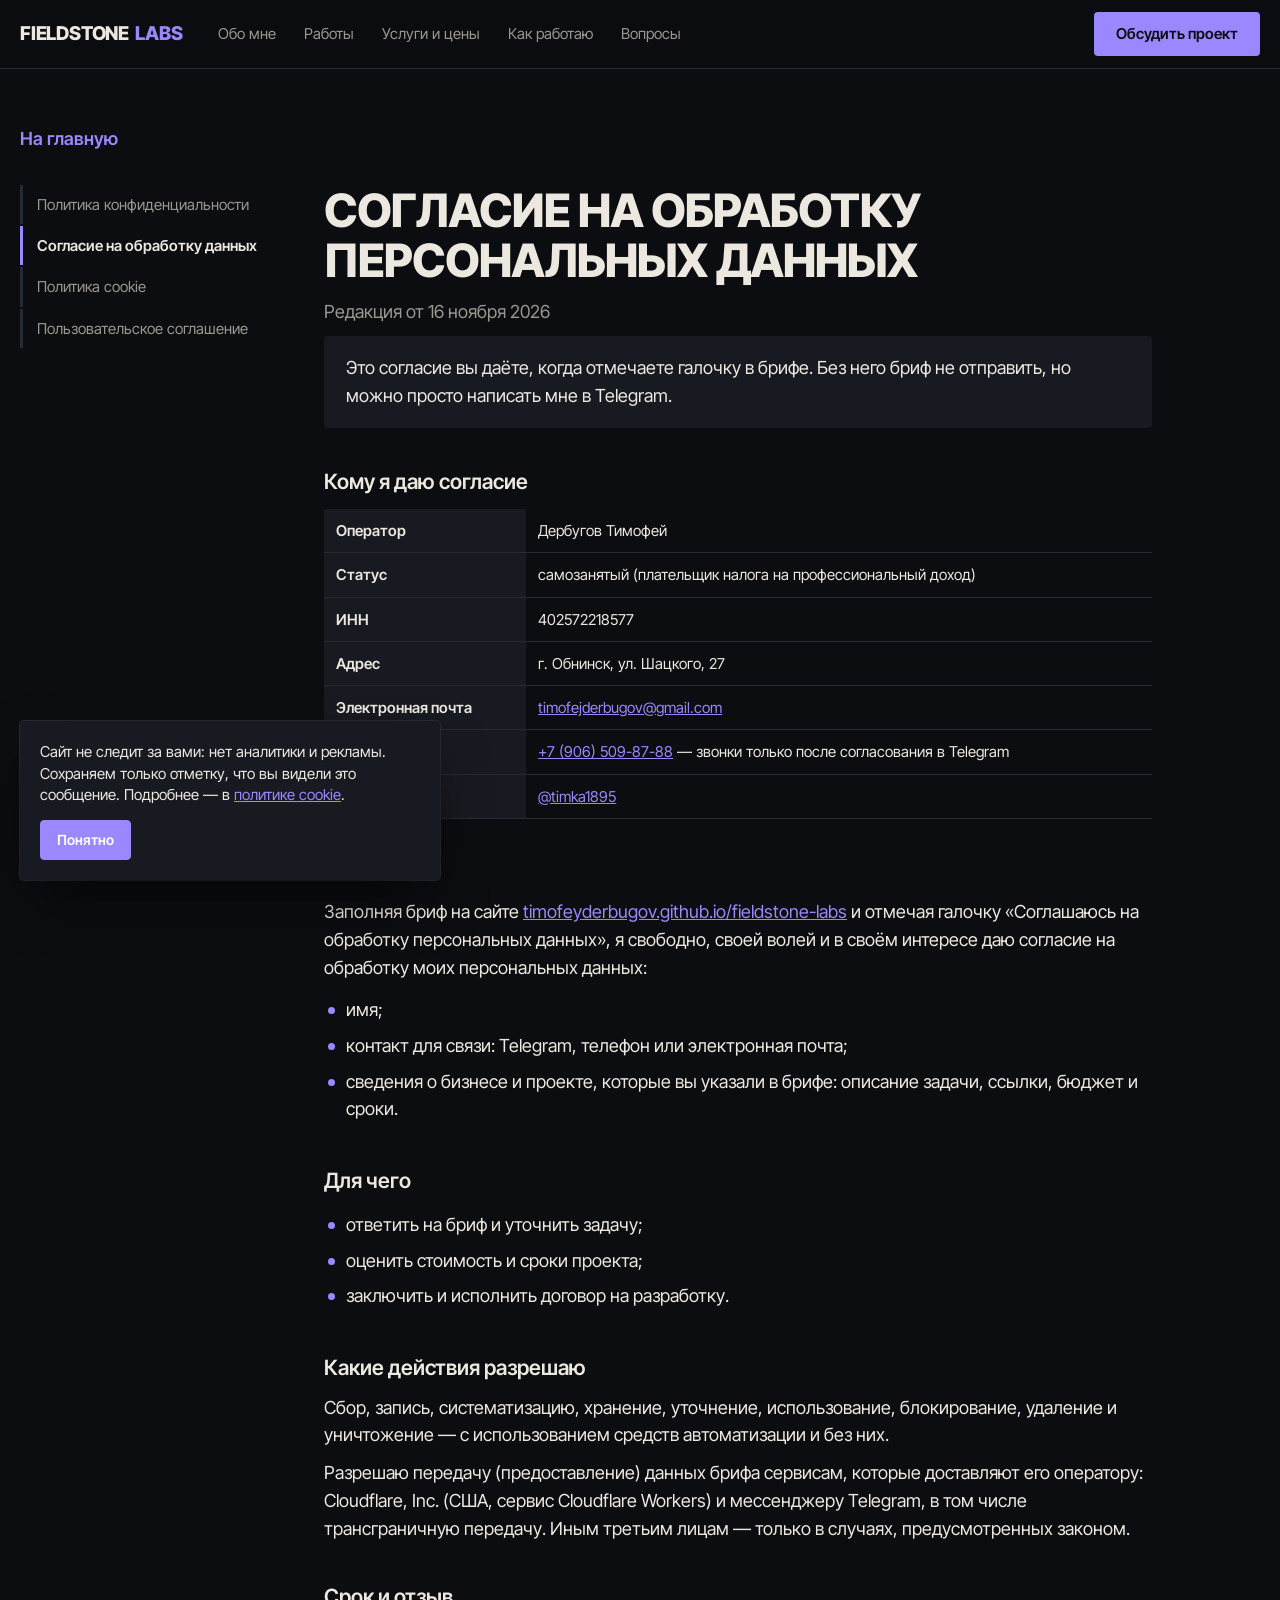
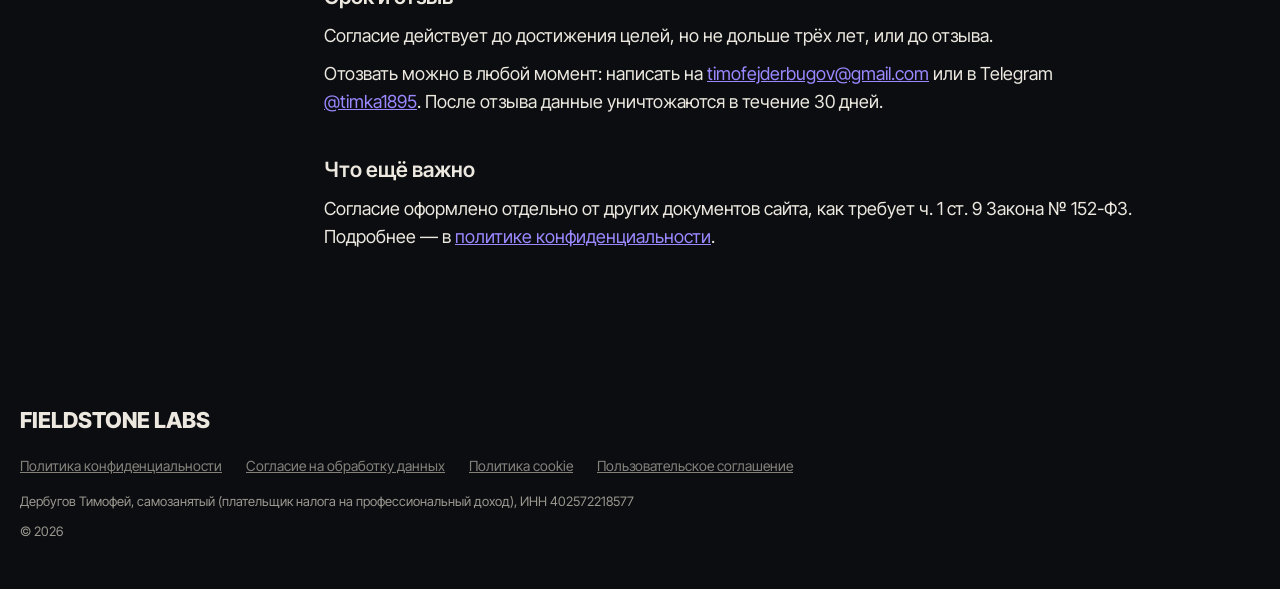
<file: consent.html>
<!DOCTYPE html>
<html lang="ru">
<head>
    <meta charset="UTF-8">
    <meta name="viewport" content="width=device-width, initial-scale=1">
    <title>Согласие на обработку персональных данных — Fieldstone Labs</title>
    <meta name="robots" content="noindex, follow">
    <link rel="icon" href="favicon.svg" type="image/svg+xml">
    <link rel="stylesheet" href="css/style.css">
</head>
<body>

    <header class="header">
        <div class="wrap header__inner">
            <a class="logo" href="index.html">Fieldstone<span>Labs</span></a>

            <nav class="nav" aria-label="Разделы сайта">
                <a href="index.html#about">Обо мне</a>
                <a href="index.html#work">Работы</a>
                <a href="index.html#services">Услуги и цены</a>
                <a href="index.html#process">Как работаю</a>
                <a href="index.html#faq">Вопросы</a>
            </nav>

            <a class="btn btn--small" href="index.html#brief">Обсудить проект</a>
        </div>
    </header>

    <main>
        <div class="wrap legal-head">
            <a class="back-link" href="index.html">На главную</a>
        </div>

        <div class="wrap legal">
            <nav class="legal__docs" aria-label="Документы">
                <a href="privacy.html">Политика конфиденциальности</a>
                <a href="consent.html" aria-current="page">Согласие на обработку данных</a>
                <a href="cookies.html">Политика cookie</a>
                <a href="terms.html">Пользовательское соглашение</a>
            </nav>

            <article class="legal__body">
                <h1 class="legal__title">Согласие на обработку персональных данных</h1>
                <p class="legal__date">Редакция от 16 ноября 2026</p>
                <p class="legal__intro">Это согласие вы даёте, когда отмечаете галочку в брифе. Без него бриф не отправить, но можно просто написать мне в Telegram.</p>

                    <h2>Кому я даю согласие</h2>
                    <table class="legal__table">
                        <tbody>
                            <tr>
                                <th scope="row">Оператор</th>
                                <td>Дербугов Тимофей</td>
                            </tr>
                            <tr>
                                <th scope="row">Статус</th>
                                <td>самозанятый (плательщик налога на профессиональный доход)</td>
                            </tr>
                            <tr>
                                <th scope="row">ИНН</th>
                                <td>402572218577</td>
                            </tr>
                            <tr>
                                <th scope="row">Адрес</th>
                                <td>г. Обнинск, ул. Шацкого, 27</td>
                            </tr>
                            <tr>
                                <th scope="row">Электронная почта</th>
                                <td><a href="mailto:timofejderbugov@gmail.com">timofejderbugov@gmail.com</a></td>
                            </tr>
                            <tr>
                                <th scope="row">Телефон</th>
                                <td><a href="tel:+79065098788">+7 (906) 509-87-88</a> — звонки только после согласования в Telegram</td>
                            </tr>
                            <tr>
                                <th scope="row">Telegram</th>
                                <td><a href="https://t.me/timka1895">@timka1895</a></td>
                            </tr>
                        </tbody>
                    </table>

                    <h2>На что</h2>
                    <p>Заполняя бриф на сайте <a href="https://timofeyderbugov.github.io/fieldstone-labs/">timofeyderbugov.github.io/fieldstone-labs</a> и отмечая галочку «Соглашаюсь на обработку персональных данных», я свободно, своей волей и в своём интересе даю согласие на обработку моих персональных данных:</p>
                    <ul>
                        <li>имя;</li>
                        <li>контакт для связи: Telegram, телефон или электронная почта;</li>
                        <li>сведения о бизнесе и проекте, которые вы указали в брифе: описание задачи, ссылки, бюджет и сроки.</li>
                    </ul>

                    <h2>Для чего</h2>
                    <ul>
                        <li>ответить на бриф и уточнить задачу;</li>
                        <li>оценить стоимость и сроки проекта;</li>
                        <li>заключить и исполнить договор на разработку.</li>
                    </ul>

                    <h2>Какие действия разрешаю</h2>
                    <p>Сбор, запись, систематизацию, хранение, уточнение, использование, блокирование, удаление и уничтожение — с использованием средств автоматизации и без них.</p>
                    <p>Разрешаю передачу (предоставление) данных брифа сервисам, которые доставляют его оператору: Cloudflare, Inc. (США, сервис Cloudflare Workers) и мессенджеру Telegram, в том числе трансграничную передачу. Иным третьим лицам — только в случаях, предусмотренных законом.</p>

                    <h2>Срок и отзыв</h2>
                    <p>Согласие действует до достижения целей, но не дольше трёх лет, или до отзыва.</p>
                    <p>Отозвать можно в любой момент: написать на <a href="mailto:timofejderbugov@gmail.com">timofejderbugov@gmail.com</a> или в Telegram <a href="https://t.me/timka1895">@timka1895</a>. После отзыва данные уничтожаются в течение 30 дней.</p>

                    <h2>Что ещё важно</h2>
                    <p>Согласие оформлено отдельно от других документов сайта, как требует ч. 1 ст. 9 Закона № 152-ФЗ. Подробнее — в <a href="privacy.html">политике конфиденциальности</a>.</p>
            </article>
        </div>
    </main>

    <footer class="footer">
        <div class="wrap footer__inner">
            <p class="footer__logo">Fieldstone Labs</p>
            <nav class="footer__legal" aria-label="Документы">
                <a href="privacy.html">Политика конфиденциальности</a>
                <a href="consent.html">Согласие на обработку данных</a>
                <a href="cookies.html">Политика cookie</a>
                <a href="terms.html">Пользовательское соглашение</a>
            </nav>
            <p class="footer__small">
                Дербугов Тимофей, самозанятый (плательщик налога на профессиональный доход), ИНН 402572218577
            </p>
            <p class="footer__small">© <span data-year>2026</span></p>
        </div>
    </footer>

    <script src="js/cookies.js"></script>
</body>
</html>
</file>
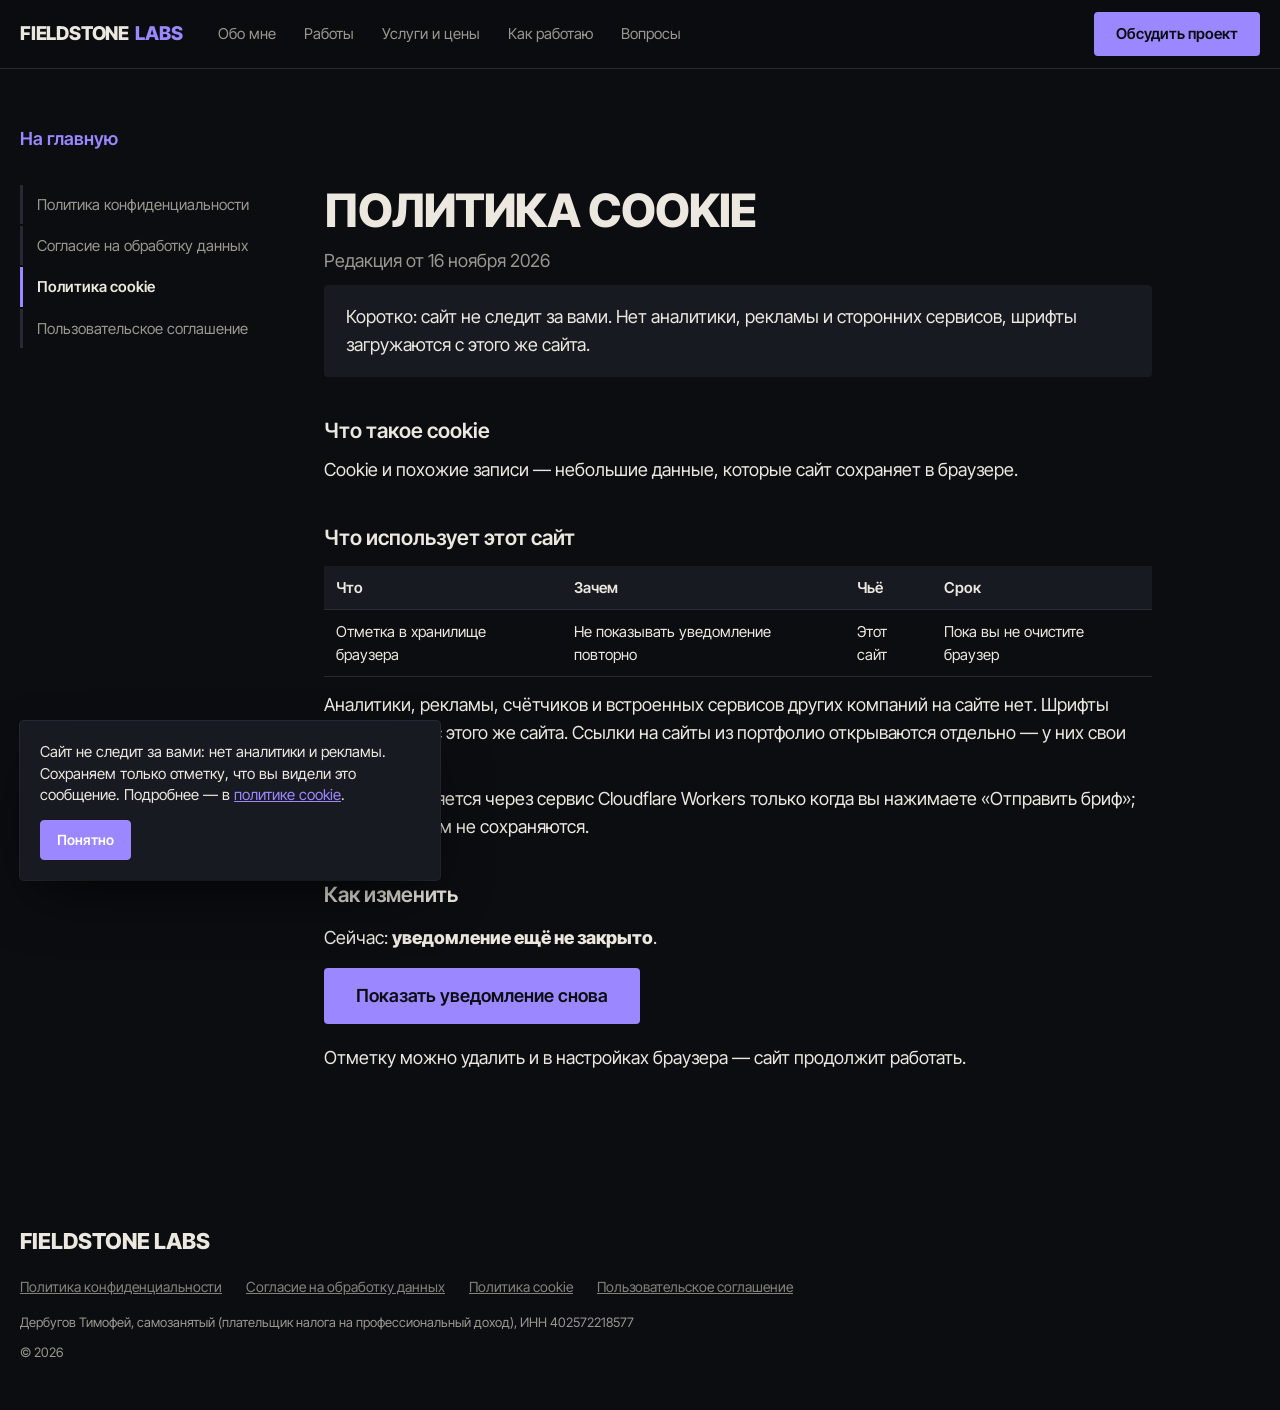
<file: cookies.html>
<!DOCTYPE html>
<html lang="ru">
<head>
    <meta charset="UTF-8">
    <meta name="viewport" content="width=device-width, initial-scale=1">
    <title>Политика cookie — Fieldstone Labs</title>
    <meta name="robots" content="noindex, follow">
    <link rel="icon" href="favicon.svg" type="image/svg+xml">
    <link rel="stylesheet" href="css/style.css">
</head>
<body>

    <header class="header">
        <div class="wrap header__inner">
            <a class="logo" href="index.html">Fieldstone<span>Labs</span></a>

            <nav class="nav" aria-label="Разделы сайта">
                <a href="index.html#about">Обо мне</a>
                <a href="index.html#work">Работы</a>
                <a href="index.html#services">Услуги и цены</a>
                <a href="index.html#process">Как работаю</a>
                <a href="index.html#faq">Вопросы</a>
            </nav>

            <a class="btn btn--small" href="index.html#brief">Обсудить проект</a>
        </div>
    </header>

    <main>
        <div class="wrap legal-head">
            <a class="back-link" href="index.html">На главную</a>
        </div>

        <div class="wrap legal">
            <nav class="legal__docs" aria-label="Документы">
                <a href="privacy.html">Политика конфиденциальности</a>
                <a href="consent.html">Согласие на обработку данных</a>
                <a href="cookies.html" aria-current="page">Политика cookie</a>
                <a href="terms.html">Пользовательское соглашение</a>
            </nav>

            <article class="legal__body">
                <h1 class="legal__title">Политика cookie</h1>
                <p class="legal__date">Редакция от 16 ноября 2026</p>
                <p class="legal__intro">Коротко: сайт не следит за вами. Нет аналитики, рекламы и сторонних сервисов, шрифты загружаются с этого же сайта.</p>

                    <h2>Что такое cookie</h2>
                    <p>Cookie и похожие записи — небольшие данные, которые сайт сохраняет в браузере.</p>

                    <h2>Что использует этот сайт</h2>
                    <table class="legal__table">
                        <thead>
                            <tr>
                                <th scope="col">Что</th>
                                <th scope="col">Зачем</th>
                                <th scope="col">Чьё</th>
                                <th scope="col">Срок</th>
                            </tr>
                        </thead>
                        <tbody>
                            <tr>
                                <td>Отметка в хранилище браузера</td>
                                <td>Не показывать уведомление повторно</td>
                                <td>Этот сайт</td>
                                <td>Пока вы не очистите браузер</td>
                            </tr>
                        </tbody>
                    </table>
                    <p>Аналитики, рекламы, счётчиков и встроенных сервисов других компаний на сайте нет. Шрифты загружаются с этого же сайта. Ссылки на сайты из портфолио открываются отдельно — у них свои правила.</p>
                    <p>Бриф отправляется через сервис Cloudflare Workers только когда вы нажимаете «Отправить бриф»; cookie при этом не сохраняются.</p>

                    <h2>Как изменить</h2>
                    <p class="legal__status">Сейчас: <strong data-cookie-status>уведомление ещё не закрыто</strong>.</p>
                    <button class="btn" type="button" data-cookie-reset>Показать уведомление снова</button>
                    <p>Отметку можно удалить и в настройках браузера — сайт продолжит работать.</p>
            </article>
        </div>
    </main>

    <footer class="footer">
        <div class="wrap footer__inner">
            <p class="footer__logo">Fieldstone Labs</p>
            <nav class="footer__legal" aria-label="Документы">
                <a href="privacy.html">Политика конфиденциальности</a>
                <a href="consent.html">Согласие на обработку данных</a>
                <a href="cookies.html">Политика cookie</a>
                <a href="terms.html">Пользовательское соглашение</a>
            </nav>
            <p class="footer__small">
                Дербугов Тимофей, самозанятый (плательщик налога на профессиональный доход), ИНН 402572218577
            </p>
            <p class="footer__small">© <span data-year>2026</span></p>
        </div>
    </footer>

    <script src="js/cookies.js"></script>
</body>
</html>
</file>
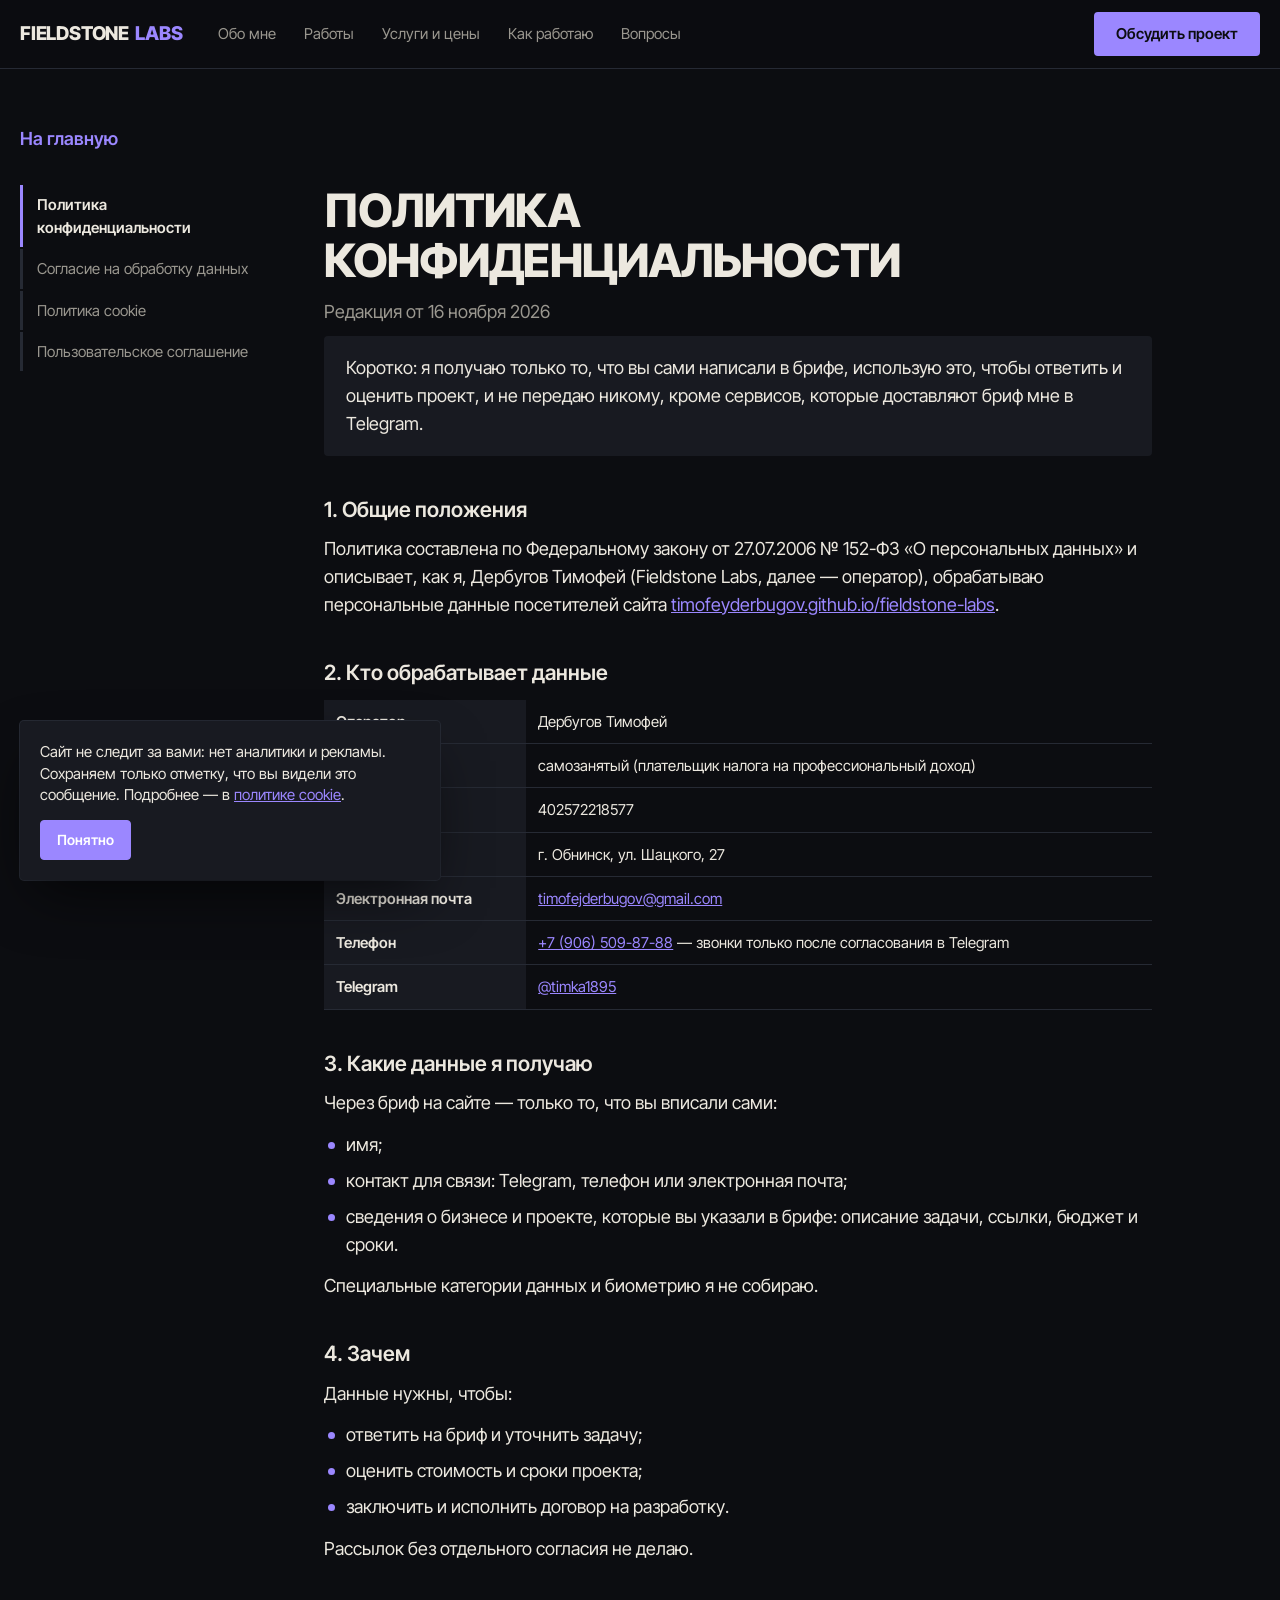
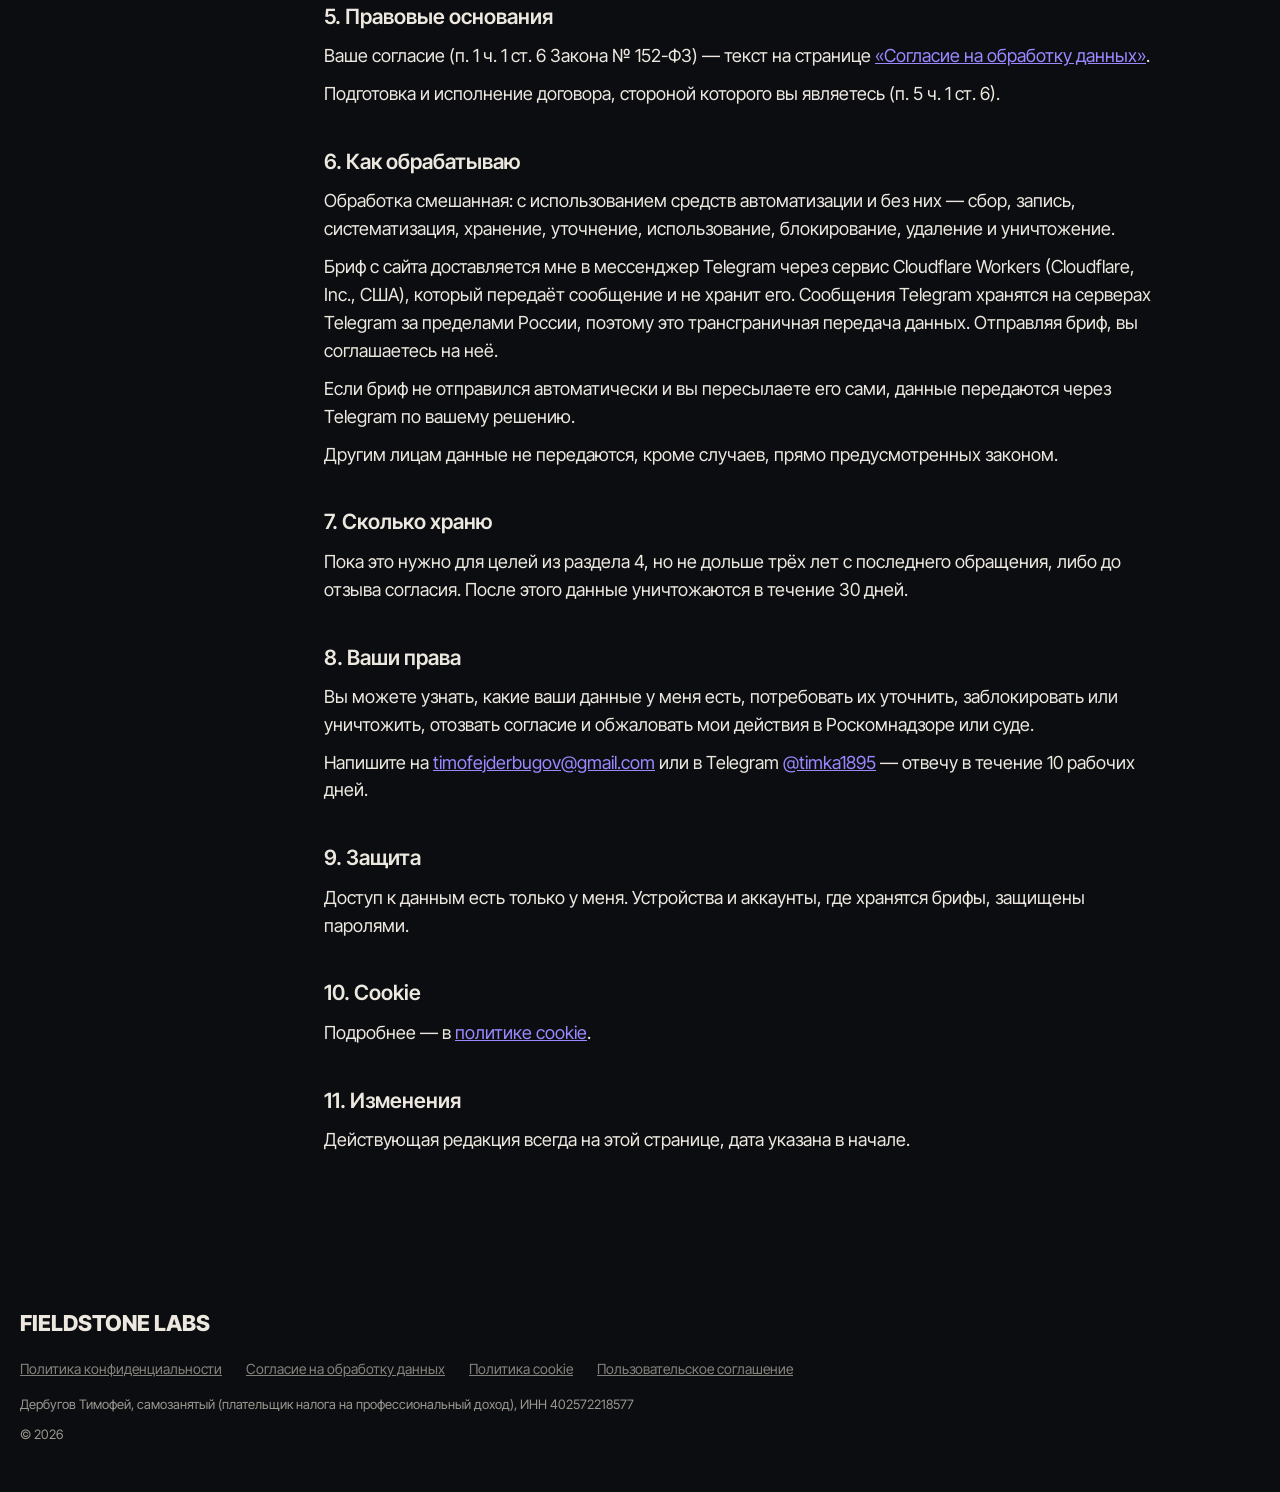
<file: privacy.html>
<!DOCTYPE html>
<html lang="ru">
<head>
    <meta charset="UTF-8">
    <meta name="viewport" content="width=device-width, initial-scale=1">
    <title>Политика конфиденциальности — Fieldstone Labs</title>
    <meta name="robots" content="noindex, follow">
    <link rel="icon" href="favicon.svg" type="image/svg+xml">
    <link rel="stylesheet" href="css/style.css">
</head>
<body>

    <header class="header">
        <div class="wrap header__inner">
            <a class="logo" href="index.html">Fieldstone<span>Labs</span></a>

            <nav class="nav" aria-label="Разделы сайта">
                <a href="index.html#about">Обо мне</a>
                <a href="index.html#work">Работы</a>
                <a href="index.html#services">Услуги и цены</a>
                <a href="index.html#process">Как работаю</a>
                <a href="index.html#faq">Вопросы</a>
            </nav>

            <a class="btn btn--small" href="index.html#brief">Обсудить проект</a>
        </div>
    </header>

    <main>
        <div class="wrap legal-head">
            <a class="back-link" href="index.html">На главную</a>
        </div>

        <div class="wrap legal">
            <nav class="legal__docs" aria-label="Документы">
                <a href="privacy.html" aria-current="page">Политика конфиденциальности</a>
                <a href="consent.html">Согласие на обработку данных</a>
                <a href="cookies.html">Политика cookie</a>
                <a href="terms.html">Пользовательское соглашение</a>
            </nav>

            <article class="legal__body">
                <h1 class="legal__title">Политика конфиденциальности</h1>
                <p class="legal__date">Редакция от 16 ноября 2026</p>
                <p class="legal__intro">Коротко: я получаю только то, что вы сами написали в брифе, использую это, чтобы ответить и оценить проект, и не передаю никому, кроме сервисов, которые доставляют бриф мне в Telegram.</p>

                    <h2>1. Общие положения</h2>
                    <p>Политика составлена по Федеральному закону от 27.07.2006 № 152-ФЗ «О персональных данных» и описывает, как я, Дербугов Тимофей (Fieldstone Labs, далее — оператор), обрабатываю персональные данные посетителей сайта <a href="https://timofeyderbugov.github.io/fieldstone-labs/">timofeyderbugov.github.io/fieldstone-labs</a>.</p>

                    <h2>2. Кто обрабатывает данные</h2>
                    <table class="legal__table">
                        <tbody>
                            <tr>
                                <th scope="row">Оператор</th>
                                <td>Дербугов Тимофей</td>
                            </tr>
                            <tr>
                                <th scope="row">Статус</th>
                                <td>самозанятый (плательщик налога на профессиональный доход)</td>
                            </tr>
                            <tr>
                                <th scope="row">ИНН</th>
                                <td>402572218577</td>
                            </tr>
                            <tr>
                                <th scope="row">Адрес</th>
                                <td>г. Обнинск, ул. Шацкого, 27</td>
                            </tr>
                            <tr>
                                <th scope="row">Электронная почта</th>
                                <td><a href="mailto:timofejderbugov@gmail.com">timofejderbugov@gmail.com</a></td>
                            </tr>
                            <tr>
                                <th scope="row">Телефон</th>
                                <td><a href="tel:+79065098788">+7 (906) 509-87-88</a> — звонки только после согласования в Telegram</td>
                            </tr>
                            <tr>
                                <th scope="row">Telegram</th>
                                <td><a href="https://t.me/timka1895">@timka1895</a></td>
                            </tr>
                        </tbody>
                    </table>

                    <h2>3. Какие данные я получаю</h2>
                    <p>Через бриф на сайте — только то, что вы вписали сами:</p>
                    <ul>
                        <li>имя;</li>
                        <li>контакт для связи: Telegram, телефон или электронная почта;</li>
                        <li>сведения о бизнесе и проекте, которые вы указали в брифе: описание задачи, ссылки, бюджет и сроки.</li>
                    </ul>
                    <p>Специальные категории данных и биометрию я не собираю.</p>

                    <h2>4. Зачем</h2>
                    <p>Данные нужны, чтобы:</p>
                    <ul>
                        <li>ответить на бриф и уточнить задачу;</li>
                        <li>оценить стоимость и сроки проекта;</li>
                        <li>заключить и исполнить договор на разработку.</li>
                    </ul>
                    <p>Рассылок без отдельного согласия не делаю.</p>

                    <h2>5. Правовые основания</h2>
                    <p>Ваше согласие (п. 1 ч. 1 ст. 6 Закона № 152-ФЗ) — текст на странице <a href="consent.html">«Согласие на обработку данных»</a>.</p>
                    <p>Подготовка и исполнение договора, стороной которого вы являетесь (п. 5 ч. 1 ст. 6).</p>

                    <h2>6. Как обрабатываю</h2>
                    <p>Обработка смешанная: с использованием средств автоматизации и без них — сбор, запись, систематизация, хранение, уточнение, использование, блокирование, удаление и уничтожение.</p>
                    <p>Бриф с сайта доставляется мне в мессенджер Telegram через сервис Cloudflare Workers (Cloudflare, Inc., США), который передаёт сообщение и не хранит его. Сообщения Telegram хранятся на серверах Telegram за пределами России, поэтому это трансграничная передача данных. Отправляя бриф, вы соглашаетесь на неё.</p>
                    <p>Если бриф не отправился автоматически и вы пересылаете его сами, данные передаются через Telegram по вашему решению.</p>
                    <p>Другим лицам данные не передаются, кроме случаев, прямо предусмотренных законом.</p>

                    <h2>7. Сколько храню</h2>
                    <p>Пока это нужно для целей из раздела 4, но не дольше трёх лет с последнего обращения, либо до отзыва согласия. После этого данные уничтожаются в течение 30 дней.</p>

                    <h2>8. Ваши права</h2>
                    <p>Вы можете узнать, какие ваши данные у меня есть, потребовать их уточнить, заблокировать или уничтожить, отозвать согласие и обжаловать мои действия в Роскомнадзоре или суде.</p>
                    <p>Напишите на <a href="mailto:timofejderbugov@gmail.com">timofejderbugov@gmail.com</a> или в Telegram <a href="https://t.me/timka1895">@timka1895</a> — отвечу в течение 10 рабочих дней.</p>

                    <h2>9. Защита</h2>
                    <p>Доступ к данным есть только у меня. Устройства и аккаунты, где хранятся брифы, защищены паролями.</p>

                    <h2>10. Cookie</h2>
                    <p>Подробнее — в <a href="cookies.html">политике cookie</a>.</p>

                    <h2>11. Изменения</h2>
                    <p>Действующая редакция всегда на этой странице, дата указана в начале.</p>
            </article>
        </div>
    </main>

    <footer class="footer">
        <div class="wrap footer__inner">
            <p class="footer__logo">Fieldstone Labs</p>
            <nav class="footer__legal" aria-label="Документы">
                <a href="privacy.html">Политика конфиденциальности</a>
                <a href="consent.html">Согласие на обработку данных</a>
                <a href="cookies.html">Политика cookie</a>
                <a href="terms.html">Пользовательское соглашение</a>
            </nav>
            <p class="footer__small">
                Дербугов Тимофей, самозанятый (плательщик налога на профессиональный доход), ИНН 402572218577
            </p>
            <p class="footer__small">© <span data-year>2026</span></p>
        </div>
    </footer>

    <script src="js/cookies.js"></script>
</body>
</html>
</file>
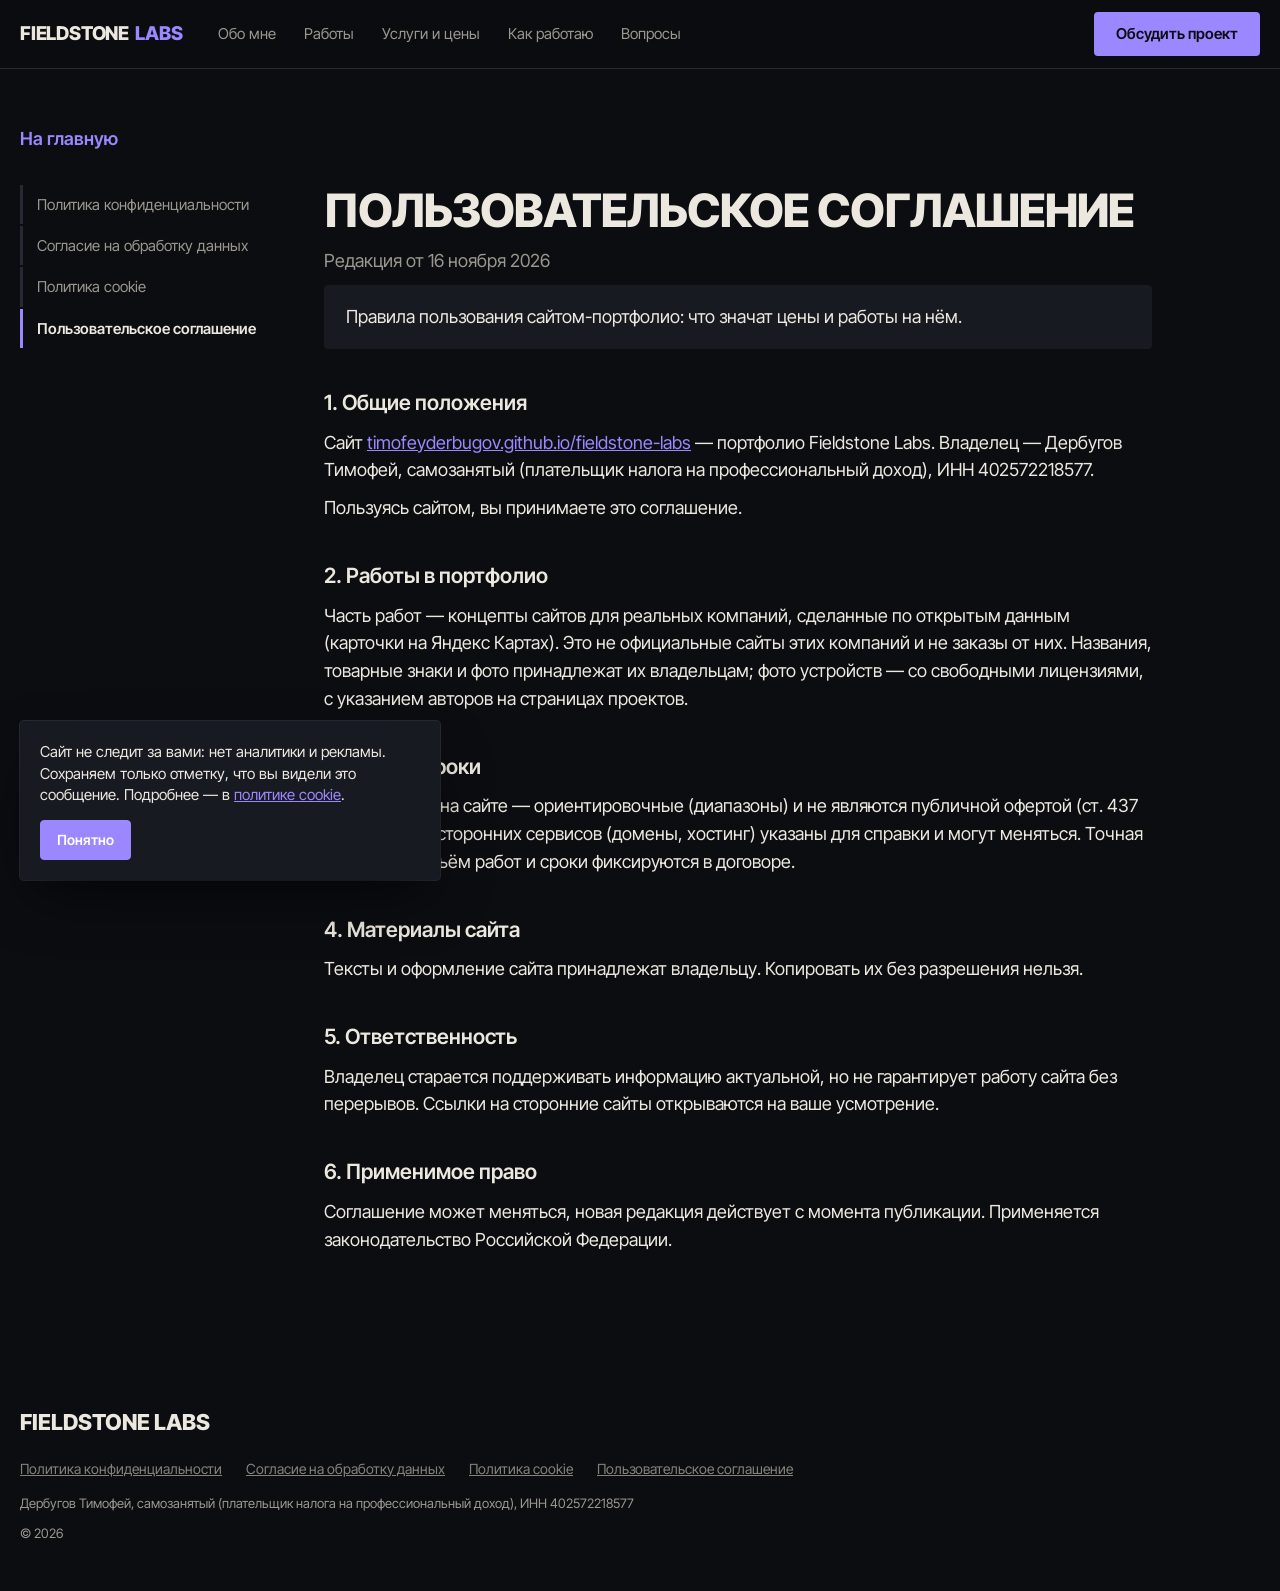
<file: terms.html>
<!DOCTYPE html>
<html lang="ru">
<head>
    <meta charset="UTF-8">
    <meta name="viewport" content="width=device-width, initial-scale=1">
    <title>Пользовательское соглашение — Fieldstone Labs</title>
    <meta name="robots" content="noindex, follow">
    <link rel="icon" href="favicon.svg" type="image/svg+xml">
    <link rel="stylesheet" href="css/style.css">
</head>
<body>

    <header class="header">
        <div class="wrap header__inner">
            <a class="logo" href="index.html">Fieldstone<span>Labs</span></a>

            <nav class="nav" aria-label="Разделы сайта">
                <a href="index.html#about">Обо мне</a>
                <a href="index.html#work">Работы</a>
                <a href="index.html#services">Услуги и цены</a>
                <a href="index.html#process">Как работаю</a>
                <a href="index.html#faq">Вопросы</a>
            </nav>

            <a class="btn btn--small" href="index.html#brief">Обсудить проект</a>
        </div>
    </header>

    <main>
        <div class="wrap legal-head">
            <a class="back-link" href="index.html">На главную</a>
        </div>

        <div class="wrap legal">
            <nav class="legal__docs" aria-label="Документы">
                <a href="privacy.html">Политика конфиденциальности</a>
                <a href="consent.html">Согласие на обработку данных</a>
                <a href="cookies.html">Политика cookie</a>
                <a href="terms.html" aria-current="page">Пользовательское соглашение</a>
            </nav>

            <article class="legal__body">
                <h1 class="legal__title">Пользовательское соглашение</h1>
                <p class="legal__date">Редакция от 16 ноября 2026</p>
                <p class="legal__intro">Правила пользования сайтом-портфолио: что значат цены и работы на нём.</p>

                    <h2>1. Общие положения</h2>
                    <p>Сайт <a href="https://timofeyderbugov.github.io/fieldstone-labs/">timofeyderbugov.github.io/fieldstone-labs</a> — портфолио Fieldstone Labs. Владелец — Дербугов Тимофей, самозанятый (плательщик налога на профессиональный доход), ИНН 402572218577.</p>
                    <p>Пользуясь сайтом, вы принимаете это соглашение.</p>

                    <h2>2. Работы в портфолио</h2>
                    <p>Часть работ — концепты сайтов для реальных компаний, сделанные по открытым данным (карточки на Яндекс Картах). Это не официальные сайты этих компаний и не заказы от них. Названия, товарные знаки и фото принадлежат их владельцам; фото устройств — со свободными лицензиями, с указанием авторов на страницах проектов.</p>

                    <h2>3. Цены и сроки</h2>
                    <p>Цены и сроки на сайте — ориентировочные (диапазоны) и не являются публичной офертой (ст. 437 ГК РФ). Цены сторонних сервисов (домены, хостинг) указаны для справки и могут меняться. Точная стоимость, объём работ и сроки фиксируются в договоре.</p>

                    <h2>4. Материалы сайта</h2>
                    <p>Тексты и оформление сайта принадлежат владельцу. Копировать их без разрешения нельзя.</p>

                    <h2>5. Ответственность</h2>
                    <p>Владелец старается поддерживать информацию актуальной, но не гарантирует работу сайта без перерывов. Ссылки на сторонние сайты открываются на ваше усмотрение.</p>

                    <h2>6. Применимое право</h2>
                    <p>Соглашение может меняться, новая редакция действует с момента публикации. Применяется законодательство Российской Федерации.</p>
            </article>
        </div>
    </main>

    <footer class="footer">
        <div class="wrap footer__inner">
            <p class="footer__logo">Fieldstone Labs</p>
            <nav class="footer__legal" aria-label="Документы">
                <a href="privacy.html">Политика конфиденциальности</a>
                <a href="consent.html">Согласие на обработку данных</a>
                <a href="cookies.html">Политика cookie</a>
                <a href="terms.html">Пользовательское соглашение</a>
            </nav>
            <p class="footer__small">
                Дербугов Тимофей, самозанятый (плательщик налога на профессиональный доход), ИНН 402572218577
            </p>
            <p class="footer__small">© <span data-year>2026</span></p>
        </div>
    </footer>

    <script src="js/cookies.js"></script>
</body>
</html>
</file>
<file: css/style.css>
/* ==========================================================
   Fieldstone Labs — портфолио
   Тёмный и брутальный: графит, тёплый «меловой» текст,
   фиолетовый акцент. Тяжёлый гротеск Inter Tight большими буквами
   и моноширинный JetBrains Mono — для терминала и технических меток.
   Заглушки, которые нужно заменить, подсвечены классом .fill.
   ========================================================== */

/* ---------- Шрифты (локально, SIL OFL) ---------- */

@font-face {
    font-family: "Inter Tight";
    font-weight: 400;
    font-display: swap;
    src: url("../fonts/inter-tight-cyrillic-400-normal.woff2") format("woff2");
    unicode-range: U+0301, U+0400-045F, U+0490-0491, U+04B0-04B1, U+2116;
}

@font-face {
    font-family: "Inter Tight";
    font-weight: 400;
    font-display: swap;
    src: url("../fonts/inter-tight-latin-400-normal.woff2") format("woff2");
    unicode-range: U+0000-00FF, U+0131, U+0152-0153, U+02BB-02BC, U+02C6, U+02DA, U+02DC, U+2000-206F, U+20AC, U+2122, U+2191, U+2193, U+2212, U+2215, U+FEFF, U+FFFD;
}

@font-face {
    font-family: "Inter Tight";
    font-weight: 600;
    font-display: swap;
    src: url("../fonts/inter-tight-cyrillic-600-normal.woff2") format("woff2");
    unicode-range: U+0301, U+0400-045F, U+0490-0491, U+04B0-04B1, U+2116;
}

@font-face {
    font-family: "Inter Tight";
    font-weight: 600;
    font-display: swap;
    src: url("../fonts/inter-tight-latin-600-normal.woff2") format("woff2");
    unicode-range: U+0000-00FF, U+0131, U+0152-0153, U+02BB-02BC, U+02C6, U+02DA, U+02DC, U+2000-206F, U+20AC, U+2122, U+2191, U+2193, U+2212, U+2215, U+FEFF, U+FFFD;
}

@font-face {
    font-family: "Inter Tight";
    font-weight: 800;
    font-display: swap;
    src: url("../fonts/inter-tight-cyrillic-800-normal.woff2") format("woff2");
    unicode-range: U+0301, U+0400-045F, U+0490-0491, U+04B0-04B1, U+2116;
}

@font-face {
    font-family: "Inter Tight";
    font-weight: 800;
    font-display: swap;
    src: url("../fonts/inter-tight-latin-800-normal.woff2") format("woff2");
    unicode-range: U+0000-00FF, U+0131, U+0152-0153, U+02BB-02BC, U+02C6, U+02DA, U+02DC, U+2000-206F, U+20AC, U+2122, U+2191, U+2193, U+2212, U+2215, U+FEFF, U+FFFD;
}

@font-face {
    font-family: "JetBrains Mono";
    font-weight: 400;
    font-display: swap;
    src: url("../fonts/jetbrains-mono-cyrillic-400-normal.woff2") format("woff2");
    unicode-range: U+0301, U+0400-045F, U+0490-0491, U+04B0-04B1, U+2116;
}

@font-face {
    font-family: "JetBrains Mono";
    font-weight: 400;
    font-display: swap;
    src: url("../fonts/jetbrains-mono-latin-400-normal.woff2") format("woff2");
    unicode-range: U+0000-00FF, U+0131, U+0152-0153, U+02BB-02BC, U+02C6, U+02DA, U+02DC, U+2000-206F, U+20AC, U+2122, U+2191, U+2193, U+2212, U+2215, U+FEFF, U+FFFD;
}

@font-face {
    font-family: "JetBrains Mono";
    font-weight: 500;
    font-display: swap;
    src: url("../fonts/jetbrains-mono-cyrillic-500-normal.woff2") format("woff2");
    unicode-range: U+0301, U+0400-045F, U+0490-0491, U+04B0-04B1, U+2116;
}

@font-face {
    font-family: "JetBrains Mono";
    font-weight: 500;
    font-display: swap;
    src: url("../fonts/jetbrains-mono-latin-500-normal.woff2") format("woff2");
    unicode-range: U+0000-00FF, U+0131, U+0152-0153, U+02BB-02BC, U+02C6, U+02DA, U+02DC, U+2000-206F, U+20AC, U+2122, U+2191, U+2193, U+2212, U+2215, U+FEFF, U+FFFD;
}

/* ---------- Переменные ---------- */

:root {
    --bg: #0c0d11;
    --bg-2: #121419;
    --surface: #181a21;
    --line: #262a34;
    --line-strong: #3b404d;
    --ink: #ece8df;
    --muted: #9a978f;
    --accent: #9b87ff;
    --accent-hover: #b6a7ff;
    --accent-dim: rgba(155, 135, 255, 0.14);
    --ok: #63d68d;
    --white: #ffffff;
    --error: #ff7a6b;

    /* общие имена для блоков документов и cookie */
    --bg-soft: var(--surface);
    --ink-main: var(--ink);

    --font-display: "Inter Tight", "Arial Narrow", Arial, sans-serif;
    --font-body: "Inter Tight", "Helvetica Neue", Arial, sans-serif;
    --font-mono: "JetBrains Mono", "SFMono-Regular", Menlo, monospace;

    --wrap: 1280px;
    --radius: 4px;
}

*,
*::before,
*::after {
    box-sizing: border-box;
}

html {
    scroll-behavior: smooth;
    scroll-padding-top: 76px;
    color-scheme: dark;
}

body {
    margin: 0;
    font-family: var(--font-body);
    font-size: 18px;
    line-height: 1.55;
    color: var(--ink);
    background: var(--bg);
    -webkit-font-smoothing: antialiased;
}

h1,
h2,
h3,
h4,
p,
ul,
ol,
dl,
dd,
figure,
fieldset,
blockquote,
pre {
    margin: 0;
}

ul,
ol {
    padding: 0;
    list-style: none;
}

fieldset {
    padding: 0;
    border: 0;
    min-width: 0;
}

img {
    display: block;
    max-width: 100%;
    height: auto;
}

a {
    color: inherit;
}

button,
input,
select,
textarea {
    font: inherit;
    color: inherit;
}

:focus-visible {
    outline: 3px solid var(--accent);
    outline-offset: 3px;
}

.wrap {
    width: min(100% - 40px, var(--wrap));
    margin-inline: auto;
}

.visually-hidden {
    position: absolute;
    width: 1px;
    height: 1px;
    overflow: hidden;
    clip: rect(0 0 0 0);
    white-space: nowrap;
}

/* Заглушка: заменить своими данными */
.fill {
    padding: 0 4px;
    border: 1px dashed rgba(255, 214, 10, 0.6);
    border-radius: 3px;
    background: rgba(255, 214, 10, 0.12);
    color: #ffd60a;
    font-weight: inherit;
}

/* ---------- Шапка ---------- */

.header {
    position: sticky;
    top: 0;
    z-index: 10;
    background: rgba(12, 13, 17, 0.86);
    backdrop-filter: blur(14px);
    border-bottom: 1px solid var(--line);
}

.header__inner {
    display: flex;
    align-items: center;
    gap: 36px;
    min-height: 68px;
}

.logo {
    font-weight: 800;
    font-size: 19px;
    letter-spacing: -0.01em;
    text-transform: uppercase;
    text-decoration: none;
}

.logo span {
    margin-left: 6px;
    color: var(--accent);
}

.nav {
    display: flex;
    gap: 28px;
    margin-right: auto;
    font-size: 15px;
}

.nav a {
    color: var(--muted);
    text-decoration: none;
    transition: color 0.15s;
}

.nav a:hover {
    color: var(--ink);
}

/* ---------- Кнопки и ссылки ---------- */

.btn {
    display: inline-flex;
    align-items: center;
    justify-content: center;
    min-height: 56px;
    padding: 0 30px;
    border: 2px solid var(--accent);
    border-radius: var(--radius);
    background: var(--accent);
    color: #0c0d11;
    font-weight: 600;
    text-decoration: none;
    cursor: pointer;
    transition: background 0.15s, border-color 0.15s, color 0.15s;
}

.btn:hover {
    background: var(--accent-hover);
    border-color: var(--accent-hover);
}

.btn--line {
    background: transparent;
    border-color: var(--ink);
    color: var(--ink);
}

.btn--line:hover {
    background: var(--ink);
    border-color: var(--ink);
    color: var(--bg);
}

.btn--small {
    min-height: 44px;
    padding: 0 20px;
    font-size: 15px;
}

.btn--full {
    width: 100%;
}

.link {
    padding: 0;
    border: 0;
    background: none;
    color: var(--accent);
    font-weight: 600;
    text-decoration: underline;
    text-decoration-thickness: 1.5px;
    text-underline-offset: 5px;
    cursor: pointer;
}

.link:hover {
    color: var(--accent-hover);
}

/* ---------- Первый экран ---------- */

.hero {
    padding: 72px 0 96px;
    border-bottom: 1px solid var(--line);
}

.hero__inner {
    display: grid;
    grid-template-columns: 1.15fr 0.85fr;
    gap: 64px;
    align-items: center;
}

.hero__status {
    display: inline-flex;
    align-items: center;
    gap: 10px;
    font-family: var(--font-mono);
    font-size: 14px;
    color: var(--muted);
}

.hero__dot {
    width: 9px;
    height: 9px;
    border-radius: 50%;
    background: var(--ok);
    box-shadow: 0 0 0 0 rgba(99, 214, 141, 0.6);
    animation: pulse 2s infinite;
}

@keyframes pulse {
    70% {
        box-shadow: 0 0 0 10px rgba(99, 214, 141, 0);
    }
    100% {
        box-shadow: 0 0 0 0 rgba(99, 214, 141, 0);
    }
}

.hero__title {
    margin-top: 24px;
    font-weight: 800;
    font-size: clamp(44px, 6.4vw, 96px);
    line-height: 0.94;
    letter-spacing: -0.03em;
    text-transform: uppercase;
}

.hero__lead {
    max-width: 32em;
    margin-top: 28px;
    font-size: 20px;
    color: #c8c4bb;
}

.hero__actions {
    display: flex;
    flex-wrap: wrap;
    gap: 12px;
    margin-top: 36px;
}

/* ---------- Терминал ---------- */

.term {
    border: 1px solid var(--line-strong);
    border-radius: 8px;
    background: #0a0b0e;
    box-shadow: 0 40px 80px -40px rgba(155, 135, 255, 0.35);
    overflow: hidden;
}

.term__bar {
    display: flex;
    align-items: center;
    gap: 7px;
    padding: 12px 16px;
    border-bottom: 1px solid var(--line);
    background: var(--surface);
}

.term__bar span {
    width: 11px;
    height: 11px;
    border-radius: 50%;
    background: var(--line-strong);
}

.term__title {
    margin-left: 10px;
    font-family: var(--font-mono);
    font-size: 13px;
    color: var(--muted);
}

.term__body {
    min-height: 268px;
    padding: 22px 22px 26px;
    font-family: var(--font-mono);
    font-size: 15px;
    line-height: 1.75;
    color: var(--ink);
    white-space: pre-wrap;
    overflow-x: auto;
}

.term__muted {
    color: var(--accent);
}

.term__ok {
    color: var(--ok);
}

.term__cursor {
    display: inline-block;
    width: 0.6em;
    height: 1.1em;
    margin-left: 2px;
    vertical-align: -0.2em;
    background: var(--accent);
    animation: blink 1s steps(1) infinite;
}

@keyframes blink {
    50% {
        opacity: 0;
    }
}

/* ---------- Секции ---------- */

.section {
    padding: 120px 0;
    border-bottom: 1px solid var(--line);
}

.section--alt {
    background: var(--bg-2);
}

.section__head {
    display: grid;
    grid-template-columns: 1fr 1fr;
    gap: 40px;
    align-items: end;
    margin-bottom: 64px;
}

.section__title {
    font-weight: 800;
    font-size: clamp(40px, 6vw, 88px);
    line-height: 0.92;
    letter-spacing: -0.03em;
    text-transform: uppercase;
}

.section__lead {
    max-width: 34em;
    color: var(--muted);
}

/* ---------- Кейсы ---------- */

.case {
    display: grid;
    grid-template-columns: 1.2fr 0.8fr;
    gap: 56px;
    align-items: center;
    padding: 56px 0;
    border-top: 2px solid var(--ink);
}

.case--flip .case__media {
    order: 2;
}

.case__media {
    position: relative;
    padding-bottom: 48px;
}

.case__desktop {
    width: 100%;
    border: 1px solid var(--line-strong);
    border-radius: 6px;
}

.case__phone {
    position: absolute;
    right: -12px;
    bottom: 0;
    width: 26%;
    border: 6px solid #000;
    border-radius: 22px;
    box-shadow: 0 30px 60px -20px rgba(0, 0, 0, 0.9);
}

.case--flip .case__phone {
    right: auto;
    left: -12px;
}

.case__tag {
    font-family: var(--font-mono);
    font-size: 13px;
    color: var(--muted);
}

.case__title {
    margin-top: 12px;
    font-weight: 800;
    font-size: clamp(34px, 3.6vw, 52px);
    line-height: 1;
    letter-spacing: -0.02em;
    text-transform: uppercase;
}

.case__text {
    margin-top: 18px;
    color: #c8c4bb;
}

.case__list {
    margin-top: 20px;
    border-top: 1px solid var(--line);
}

.case__list li {
    position: relative;
    padding: 10px 0 10px 24px;
    border-bottom: 1px solid var(--line);
    font-size: 16px;
}

.case__list li::before {
    content: "";
    position: absolute;
    left: 2px;
    top: 19px;
    width: 10px;
    height: 2px;
    background: var(--accent);
}

.chips {
    display: flex;
    flex-wrap: wrap;
    gap: 6px;
    margin-top: 20px;
}

.chips li {
    padding: 3px 10px;
    border: 1px solid var(--line-strong);
    border-radius: var(--radius);
    font-family: var(--font-mono);
    font-size: 12px;
    color: var(--muted);
}

.case__links {
    display: flex;
    flex-wrap: wrap;
    align-items: center;
    gap: 14px 24px;
    margin-top: 28px;
}

/* ---------- Ещё работы: места под новые сайты ---------- */

.next__title {
    margin-top: 48px;
    padding-top: 32px;
    border-top: 2px solid var(--ink);
    font-weight: 800;
    font-size: 28px;
    text-transform: uppercase;
}

.next {
    display: grid;
    grid-template-columns: repeat(3, minmax(0, 1fr));
    gap: 40px 28px;
    margin-top: 32px;
}

.next__tag {
    margin-top: 18px;
    font-family: var(--font-mono);
    font-size: 12px;
    color: var(--muted);
}

.next__name {
    margin-top: 6px;
    font-weight: 800;
    font-size: 22px;
    text-transform: uppercase;
}

.next__text {
    margin: 8px 0 14px;
    font-size: 15px;
    color: var(--muted);
}

.next__shot {
    display: block;
    width: 100%;
    height: auto;
    aspect-ratio: 16 / 10;
    object-fit: cover;
    object-position: top;
    border: 1px solid var(--line-strong);
    border-radius: var(--radius);
}


/* Место под картинку: описание того, что должно быть на фото */
.ph {
    position: relative;
    display: flex;
    flex-direction: column;
    justify-content: flex-end;
    aspect-ratio: 16 / 10;
    padding: 16px;
    border: 1px dashed var(--line-strong);
    border-radius: var(--radius);
    background:
        repeating-linear-gradient(135deg, transparent 0 12px, rgba(155, 135, 255, 0.05) 12px 13px),
        var(--surface);
}

.ph__tag {
    position: absolute;
    top: 12px;
    left: 14px;
    font-family: var(--font-mono);
    font-size: 12px;
    color: var(--accent);
}

.ph__text {
    font-size: 13px;
    line-height: 1.45;
    color: var(--muted);
}

.ph--portrait {
    aspect-ratio: 4 / 5;
    padding: 24px;
}

.ph--portrait .ph__text {
    font-size: 15px;
}

/* ---------- Цены ---------- */

.price-table {
    border-top: 2px solid var(--ink);
}

.price-row {
    display: grid;
    grid-template-columns: 1fr 2fr 0.8fr 0.9fr;
    gap: 24px;
    align-items: baseline;
    padding: 22px 0;
    border-bottom: 1px solid var(--line);
    color: var(--muted);
    font-size: 16px;
}

.price-row--head {
    padding: 14px 0;
    font-family: var(--font-mono);
    font-size: 12px;
}

.price-row__name {
    color: var(--ink);
    font-weight: 800;
    font-size: 22px;
    text-transform: uppercase;
}

.price-row__price {
    color: var(--ink);
    font-weight: 600;
    font-size: 20px;
    text-align: right;
}

.price-row--head span:last-child {
    text-align: right;
}

.included {
    display: grid;
    grid-template-columns: 0.8fr 2.2fr;
    gap: 40px;
    margin-top: 72px;
}

.included__title {
    font-weight: 800;
    font-size: 28px;
    line-height: 1.05;
    text-transform: uppercase;
}

.included__list {
    display: grid;
    grid-template-columns: 1fr 1fr;
    gap: 0 40px;
}

.included__list li {
    position: relative;
    padding: 14px 0 14px 30px;
    border-bottom: 1px solid var(--line);
    color: var(--muted);
    font-size: 16px;
}

.included__list li::before {
    content: "";
    position: absolute;
    left: 2px;
    top: 21px;
    width: 12px;
    height: 7px;
    border-left: 2px solid var(--ok);
    border-bottom: 2px solid var(--ok);
    transform: rotate(-45deg);
}

.included__list strong {
    color: var(--ink);
    font-weight: 600;
}

/* Дополнительные услуги, домен и хостинг */
.extras {
    display: grid;
    grid-template-columns: 0.8fr 2.2fr;
    gap: 40px;
    margin-top: 72px;
}

.extras__title {
    font-weight: 800;
    font-size: 28px;
    line-height: 1.05;
    text-transform: uppercase;
}

.extras__note {
    margin-top: 16px;
    font-size: 15px;
    color: var(--muted);
}

.extras__table {
    border-top: 2px solid var(--ink);
}

.extra-row {
    display: grid;
    grid-template-columns: 1fr 1.6fr 1fr;
    gap: 24px;
    align-items: baseline;
    padding: 16px 0;
    border-bottom: 1px solid var(--line);
    color: var(--muted);
    font-size: 15px;
}

.extra-row__name {
    color: var(--ink);
    font-weight: 600;
    font-size: 17px;
}

.extra-row__price {
    color: var(--ink);
    font-weight: 600;
    text-align: right;
}

.extra-row--total {
    border-bottom: 2px solid var(--ink);
}

.extra-row--total .extra-row__name,
.extra-row--total .extra-row__price {
    color: var(--accent);
    font-weight: 800;
}

/* ---------- Процесс: шаги по порядку ---------- */

.steps {
    display: grid;
    grid-template-columns: repeat(4, minmax(0, 1fr));
    margin-top: 56px;
    border-top: 2px solid var(--ink);
    counter-reset: step;
}

.step {
    position: relative;
    padding: 28px 24px 32px 0;
    border-bottom: 1px solid var(--line);
    counter-increment: step;
}

.step::before {
    content: counter(step, decimal-leading-zero);
    display: block;
    margin-bottom: 18px;
    font-family: var(--font-mono);
    font-size: 14px;
    color: var(--accent);
}

.step__name {
    margin-bottom: 10px;
    font-weight: 800;
    font-size: 22px;
    text-transform: uppercase;
}

.step p {
    font-size: 16px;
    color: var(--muted);
}

.step .step__time {
    margin-top: 12px;
    font-family: var(--font-mono);
    font-size: 13px;
}

.need {
    display: grid;
    grid-template-columns: 0.8fr 2.2fr;
    gap: 40px;
    margin-top: 72px;
}

.need__title {
    font-weight: 800;
    font-size: 28px;
    line-height: 1.05;
    text-transform: uppercase;
}

.need__list li {
    padding: 14px 0;
    border-bottom: 1px solid var(--line);
    color: var(--muted);
    font-size: 17px;
}

.need__list strong {
    color: var(--ink);
    font-weight: 600;
}

.need + .need {
    margin-top: 56px;
}

/* ---------- Инструменты ---------- */

.stack {
    display: grid;
    grid-template-columns: 1fr;
    gap: 56px;
}

.stack__list {
    border-top: 2px solid var(--ink);
}

.stack__list > div {
    display: grid;
    grid-template-columns: 260px 1fr;
    gap: 24px;
    padding: 20px 0;
    border-bottom: 1px solid var(--line);
}

.stack__list dt {
    font-family: var(--font-mono);
    font-size: 14px;
    color: var(--accent);
}

.stack__list dd {
    font-size: 21px;
}

/* ---------- Обо мне ---------- */

.about {
    display: grid;
    grid-template-columns: 0.8fr 1.2fr;
    gap: 72px;
    align-items: start;
}

/* Пока без фото: текст в одну колонку */
.about--no-photo {
    grid-template-columns: minmax(0, 860px);
}

.about__lead {
    margin-top: 32px;
    font-size: 24px;
    line-height: 1.4;
}

.about__text p + p {
    margin-top: 16px;
    color: var(--muted);
}

.about__facts {
    display: grid;
    grid-template-columns: repeat(2, 1fr);
    gap: 24px;
    margin-top: 40px;
    padding-top: 24px;
    border-top: 2px solid var(--ink);
}

.about__facts li {
    font-size: 15px;
    color: var(--muted);
}

.about__facts strong {
    display: block;
    margin-bottom: 4px;
    color: var(--ink);
    font-weight: 800;
    font-size: 26px;
}

/* ---------- Вопросы ---------- */

.faq {
    display: grid;
    grid-template-columns: 0.9fr 2.1fr;
    gap: 40px;
}

.faq__list {
    border-top: 2px solid var(--ink);
}

.faq__item {
    border-bottom: 1px solid var(--line);
}

.faq__item summary {
    position: relative;
    padding: 22px 48px 22px 0;
    font-weight: 600;
    font-size: 20px;
    list-style: none;
    cursor: pointer;
}

.faq__item summary::-webkit-details-marker {
    display: none;
}

.faq__item summary::after {
    content: "+";
    position: absolute;
    right: 4px;
    top: 50%;
    transform: translateY(-50%);
    font-family: var(--font-mono);
    font-size: 24px;
    color: var(--accent);
    transition: transform 0.2s;
}

.faq__item[open] summary::after {
    transform: translateY(-50%) rotate(45deg);
}

.faq__item p {
    max-width: 42em;
    padding: 0 0 24px;
    color: var(--muted);
}

/* ---------- Бриф ---------- */

.brief {
    display: grid;
    grid-template-columns: 0.8fr 1.2fr;
    gap: 72px;
    align-items: start;
}

.brief__side .section__lead {
    margin-top: 28px;
}

.brief__alt {
    margin-top: 24px;
    color: var(--muted);
}

.form {
    padding: 40px;
    border: 1px solid var(--line-strong);
    border-radius: var(--radius);
    background: var(--surface);
}

.form__group {
    margin-bottom: 20px;
}

.form__row {
    display: grid;
    grid-template-columns: 1fr 1fr;
    gap: 14px;
}

.form__label {
    display: block;
    margin-bottom: 8px;
    padding: 0;
    font-size: 14px;
    font-weight: 600;
}

.form__hint {
    font-weight: 400;
    color: var(--muted);
}

.form__input {
    width: 100%;
    min-height: 52px;
    padding: 0 16px;
    border: 1px solid var(--line-strong);
    border-radius: var(--radius);
    background: var(--bg);
    font-size: 16px;
    transition: border-color 0.15s;
}

.form__input::placeholder {
    color: #66645f;
}

.form__input:focus {
    outline: none;
    border-color: var(--accent);
}

.form__input.is-invalid {
    border-color: var(--error);
}

select.form__input {
    appearance: none;
    padding-right: 40px;
    background-image: url("data:image/svg+xml,%3Csvg xmlns='http://www.w3.org/2000/svg' width='12' height='8' fill='none'%3E%3Cpath d='M1 1.5l5 5 5-5' stroke='%23ece8df' stroke-width='1.6'/%3E%3C/svg%3E");
    background-repeat: no-repeat;
    background-position: right 16px center;
}

.form__textarea {
    min-height: 100px;
    padding: 14px 16px;
    resize: vertical;
}

.form__error {
    margin-bottom: 12px;
    font-size: 14px;
    color: var(--error);
}

.form__note {
    margin-top: 14px;
    font-size: 13px;
    color: var(--muted);
}

.form__note a {
    color: var(--accent);
}

.pills {
    display: flex;
    flex-wrap: wrap;
    gap: 8px;
}

.pill {
    position: relative;
}

.pill input {
    position: absolute;
    opacity: 0;
    pointer-events: none;
}

.pill span {
    display: inline-block;
    padding: 10px 16px;
    border: 1px solid var(--line-strong);
    border-radius: var(--radius);
    font-size: 15px;
    cursor: pointer;
    transition: background 0.15s, border-color 0.15s, color 0.15s;
}

.pill input:checked + span {
    background: var(--ink);
    border-color: var(--ink);
    color: var(--bg);
}

.pill input:focus-visible + span {
    outline: 3px solid var(--accent);
    outline-offset: 2px;
}

.brief__done {
    padding: 40px;
    border: 1px solid var(--line-strong);
    border-top: 3px solid var(--ok);
    background: var(--surface);
}

.brief__done-title {
    margin-bottom: 10px;
    font-weight: 800;
    font-size: 40px;
    text-transform: uppercase;
}

.brief__done p:not(.brief__done-title) {
    margin-bottom: 20px;
    color: var(--muted);
}

.brief__done[data-done="manual"] {
    border-top-color: var(--accent);
}

.brief__text {
    margin-bottom: 20px;
    font-family: var(--font-mono);
    font-size: 13px;
    line-height: 1.5;
    resize: vertical;
}

.brief__done-actions {
    display: flex;
    flex-wrap: wrap;
    align-items: center;
    gap: 14px 24px;
}

/* Поле-ловушка для спам-ботов: убрано с экрана, но есть в форме */
.form__trap {
    position: absolute;
    left: -9999px;
    width: 1px;
    height: 1px;
    overflow: hidden;
}

/* ---------- Контакты ---------- */

.contacts__title {
    max-width: 12em;
    font-weight: 800;
    font-size: clamp(44px, 8vw, 128px);
    line-height: 0.9;
    letter-spacing: -0.035em;
    text-transform: uppercase;
}

.contacts__list {
    display: grid;
    grid-template-columns: repeat(3, 1fr);
    row-gap: 12px;
    margin-top: 64px;
    border-top: 2px solid var(--ink);
}

.contacts__list > div {
    padding: 20px 20px 0 0;
}

.contacts__list dt {
    font-family: var(--font-mono);
    font-size: 13px;
    color: var(--muted);
}

.contacts__list dd {
    margin-top: 6px;
    font-weight: 600;
    font-size: 19px;
    word-break: break-word;
}

.contacts__list a {
    color: var(--ink);
    text-decoration-color: var(--accent);
    text-underline-offset: 5px;
}

/* Плашка-пометка рядом с контактом */
.badge {
    display: inline-block;
    margin-top: 10px;
    padding: 4px 10px;
    border: 1px solid var(--accent);
    border-radius: 999px;
    font-family: var(--font-mono);
    font-weight: 400;
    font-size: 12px;
    line-height: 1.4;
    color: var(--accent);
}

/* ---------- Подвал ---------- */

.footer {
    padding: 56px 0 48px;
    color: var(--muted);
    font-size: 15px;
}

.footer__inner {
    display: grid;
    gap: 10px;
}

.footer__logo {
    color: var(--ink);
    font-weight: 800;
    font-size: 22px;
    text-transform: uppercase;
}

.footer__small {
    max-width: 60em;
    font-size: 13px;
}

/* ---------- Адаптив ---------- */

@media (max-width: 1100px) {
    .next {
        grid-template-columns: repeat(2, minmax(0, 1fr));
    }

    .steps {
        grid-template-columns: repeat(2, minmax(0, 1fr));
    }
}

@media (max-width: 960px) {
    .nav {
        display: none;
    }

    .header__inner {
        justify-content: space-between;
    }

    .hero__inner,
    .case,
    .section__head,
    .included,
    .extras,
    .need,
    .stack,
    .about,
    .faq,
    .brief {
        grid-template-columns: 1fr;
        gap: 40px;
    }

    .case--flip .case__media {
        order: 0;
    }

    .case__phone,
    .case--flip .case__phone {
        right: 8px;
        left: auto;
        width: 30%;
    }

    .price-row {
        grid-template-columns: 1fr auto;
        gap: 6px 20px;
    }

    .price-row--head {
        display: none;
    }

    .price-row > span:nth-child(2) {
        grid-column: 1 / -1;
        grid-row: 2;
    }

    .price-row > span:nth-child(3) {
        grid-row: 3;
        font-family: var(--font-mono);
        font-size: 13px;
    }

    .price-row__price {
        grid-row: 1;
        grid-column: 2;
    }

    .ph--portrait {
        aspect-ratio: 4 / 3;
    }

    .contacts__list {
        grid-template-columns: 1fr 1fr;
    }
}

@media (max-width: 600px) {
    body {
        font-size: 16px;
    }

    .hero {
        padding: 40px 0 64px;
    }

    .term__body {
        min-height: 230px;
        font-size: 12px;
    }

    .section {
        padding: 80px 0;
    }

    .next,
    .steps,
    .included__list,
    .form__row,
    .about__facts,
    .contacts__list {
        grid-template-columns: 1fr;
    }

    .step {
        padding-right: 0;
    }

    .stack__list > div {
        grid-template-columns: 1fr;
        gap: 4px;
    }

    .form,
    .brief__done {
        padding: 22px;
    }

    .price-row__name {
        font-size: 18px;
    }

    .price-row__price {
        font-size: 16px;
    }

    .extra-row {
        grid-template-columns: 1fr;
        gap: 4px;
    }

    .extra-row__price {
        text-align: left;
    }
}

@media (prefers-reduced-motion: reduce) {
    html {
        scroll-behavior: auto;
    }

    .hero__dot,
    .term__cursor {
        animation: none;
    }

    * {
        transition: none !important;
    }
}

/* ==========================================================
   Согласие, cookie, документы
   ========================================================== */

/* ---------- Галочка согласия в формах ---------- */

.consent {
    display: flex;
    align-items: flex-start;
    gap: 10px;
    margin: 4px 0 14px;
    font-size: 14px;
    line-height: 1.4;
    cursor: pointer;
}

.consent input {
    flex-shrink: 0;
    width: 18px;
    height: 18px;
    margin: 1px 0 0;
    accent-color: var(--accent);
    cursor: pointer;
}

.consent a {
    color: var(--accent);
}

.consent.is-invalid span {
    color: var(--error);
}

.consent--light,
.consent--light a {
    color: var(--white);
}

.consent--light {
    margin-top: 14px;
}

.consent--light.is-invalid span {
    color: var(--white);
    text-decoration: underline wavy;
}

.callback .consent {
    margin-top: 12px;
}

/* ---------- Заглушка карты до согласия ---------- */

.map-stub {
    display: flex;
    flex-direction: column;
    justify-content: center;
    align-items: flex-start;
    gap: 10px;
    height: 100%;
    min-height: 420px;
    padding: 32px;
    color: var(--muted);
}

.map-stub a {
    color: var(--accent);
    font-weight: 600;
}

/* ---------- Баннер cookie ---------- */

.cookie {
    position: fixed;
    left: 20px;
    bottom: 20px;
    z-index: 50;
    display: flex;
    flex-direction: column;
    gap: 14px;
    width: min(420px, calc(100% - 40px));
    padding: 20px;
    background: var(--bg-soft);
    color: var(--ink-main);
    border-radius: var(--radius);
    box-shadow: 0 24px 60px -16px rgba(0, 0, 0, 0.7), 0 0 0 1px var(--line);
    font-size: 15px;
    line-height: 1.45;
}

.cookie__text a {
    color: var(--accent);
}

.cookie__actions {
    display: flex;
    flex-wrap: wrap;
    gap: 8px;
}

.cookie__btn {
    min-height: 40px;
    padding: 0 16px;
    border: 1px solid var(--line);
    border-radius: var(--radius);
    background: transparent;
    font-weight: 600;
    font-size: 14px;
    cursor: pointer;
}

.cookie__btn--main {
    border-color: var(--accent);
    background: var(--accent);
    color: var(--white);
}

/* ---------- Подвал: документы и реквизиты ---------- */

.footer__legal {
    display: flex;
    flex-wrap: wrap;
    gap: 6px 24px;
    margin: 8px 0 4px;
    font-size: 14px;
}

.footer__legal a {
    color: inherit;
    opacity: 0.85;
}

.footer__legal a:hover {
    opacity: 1;
}

/* ---------- Страницы документов ---------- */

.legal-head {
    padding: 56px 0 0;
}

.back-link {
    color: var(--accent);
    font-weight: 600;
    text-decoration: none;
}

.back-link:hover {
    text-decoration: underline;
    text-underline-offset: 4px;
}

.legal {
    display: grid;
    grid-template-columns: 240px 1fr;
    gap: 64px;
    padding: 32px 0 96px;
}

.legal__docs {
    position: sticky;
    top: 96px;
    align-self: start;
    display: grid;
    gap: 2px;
    font-size: 15px;
}

.legal__docs a {
    padding: 8px 0 8px 14px;
    border-left: 3px solid var(--line);
    color: var(--muted);
    text-decoration: none;
}

.legal__docs a:hover {
    color: var(--ink-main);
}

.legal__docs a[aria-current="page"] {
    border-left-color: var(--accent);
    color: var(--ink-main);
    font-weight: 600;
}

.legal__body {
    min-width: 0;
    max-width: 46em;
}

.legal__title {
    font-family: var(--font-display);
    font-weight: 600;
    font-size: clamp(30px, 4vw, 46px);
    line-height: 1.1;
}

.legal__date {
    margin-top: 12px;
    color: var(--muted);
}

.legal__intro {
    margin-top: 28px;
    padding: 18px 22px;
    border-radius: var(--radius);
    background: var(--bg-soft);
}

.legal__body h2 {
    margin: 40px 0 12px;
    font-size: 21px;
    font-weight: 600;
    line-height: 1.3;
}

.legal__body p + p {
    margin-top: 10px;
}

.legal__body ul {
    margin: 10px 0;
}

.legal__body li {
    position: relative;
    padding: 4px 0 4px 22px;
}

.legal__body li::before {
    content: "";
    position: absolute;
    left: 4px;
    top: 15px;
    width: 7px;
    height: 7px;
    border-radius: 50%;
    background: var(--accent);
}

.legal__body a {
    color: var(--accent);
}

.legal__table {
    width: 100%;
    margin: 14px 0;
    border-collapse: collapse;
    font-size: 15px;
}

.legal__table th,
.legal__table td {
    padding: 10px 12px;
    border-bottom: 1px solid var(--line);
    text-align: left;
    vertical-align: top;
}

.legal__table th {
    font-weight: 600;
    background: var(--bg-soft);
}

.legal__status {
    margin-top: 16px;
}

.legal__body .btn {
    margin: 16px 0 20px;
}

@media (max-width: 860px) {
    .legal {
        grid-template-columns: minmax(0, 1fr);
        gap: 32px;
    }

    .legal__docs {
        position: static;
    }

    .legal__table {
        display: block;
        overflow-x: auto;
    }
}

@media (max-width: 600px) {
    .cookie {
        left: 12px;
        bottom: 12px;
        width: calc(100% - 24px);
    }
}

/* ---------- Страница 404 ---------- */

.not-found {
    min-height: calc(100vh - 64px);
    display: flex;
    flex-direction: column;
    justify-content: center;
    align-items: flex-start;
    gap: 20px;
    padding: 64px 0;
}

.not-found__title {
    font-family: var(--font-display);
    font-weight: 600;
    font-size: clamp(36px, 6vw, 72px);
    line-height: 1;
}

.not-found__text {
    max-width: 30em;
    color: var(--muted);
}

.page-404 .header__inner {
    justify-content: space-between;
}

/* ---------- Страница 404 ---------- */

.not-found {
    min-height: calc(100vh - 68px);
    display: flex;
    flex-direction: column;
    justify-content: center;
    align-items: flex-start;
    gap: 20px;
    padding: 64px 0;
}

.not-found__title {
    font-weight: 800;
    font-size: clamp(44px, 8vw, 120px);
    line-height: 0.9;
    letter-spacing: -0.03em;
}

.not-found__text {
    max-width: 30em;
    color: var(--muted);
}

.page-404 .header__inner {
    justify-content: space-between;
}

.legal__title,
.not-found__title {
    text-transform: uppercase;
}

.legal__title {
    font-weight: 800;
    letter-spacing: -0.02em;
}

@media (max-width: 600px) {
    .header .btn--small {
        min-height: 40px;
        padding: 0 14px;
        font-size: 14px;
        white-space: nowrap;
    }

    .logo {
        font-size: 16px;
    }
}
</file>
